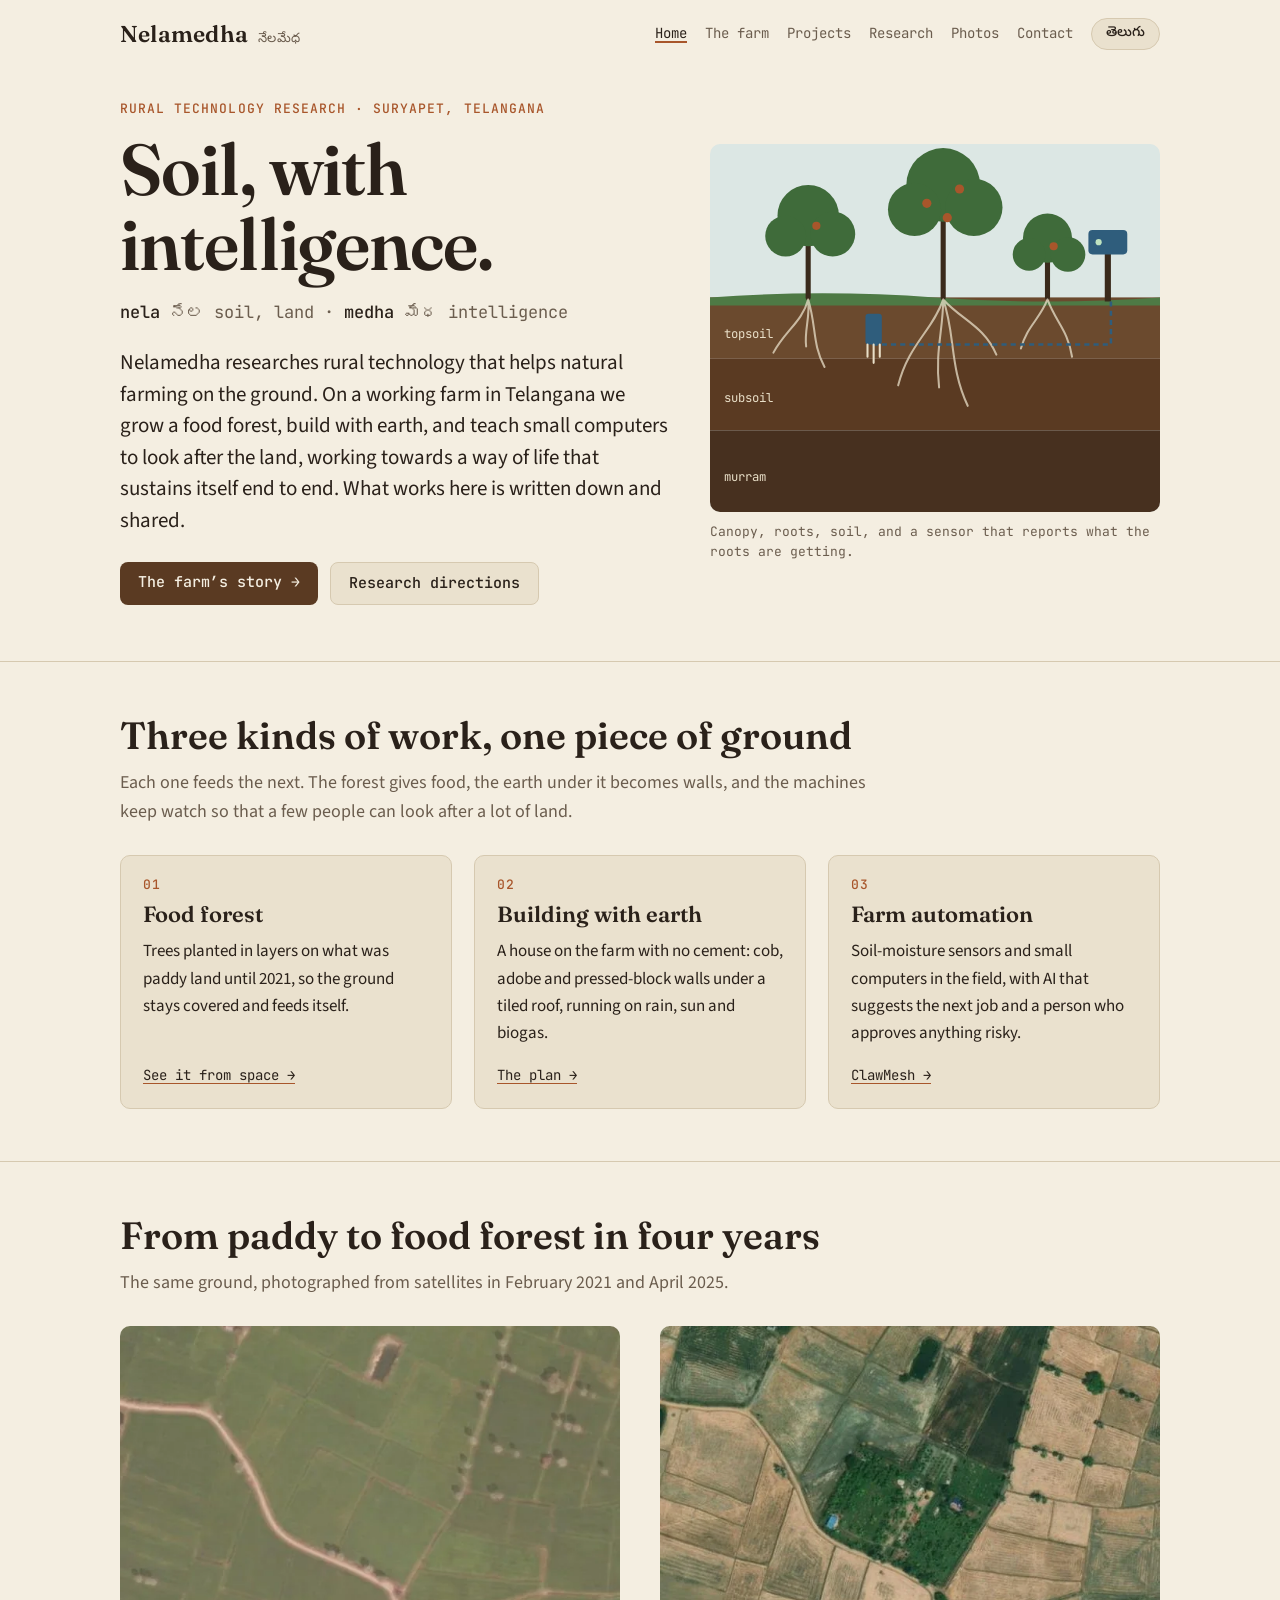
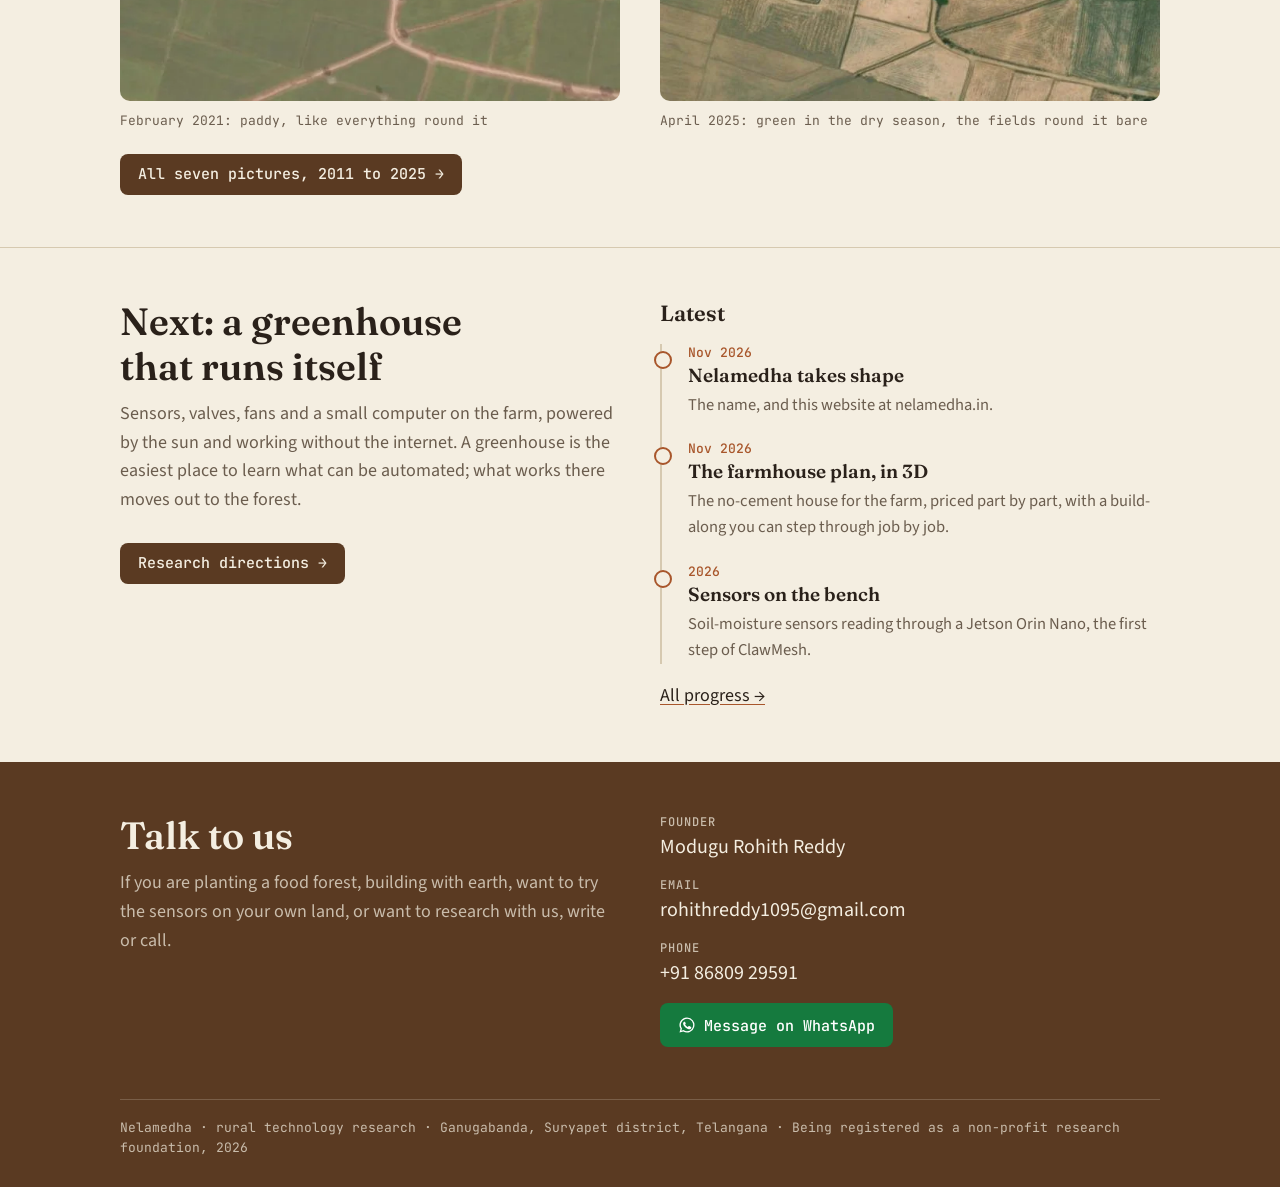
<file: index.html>
<!doctype html>
<html lang="en">
<head>
<meta charset="utf-8">
<meta name="viewport" content="width=device-width,initial-scale=1,viewport-fit=cover">
<title data-en="Nelamedha · soil, with intelligence" data-te="నేలమేధ · నేలతో, మేధతో">Nelamedha · soil, with intelligence</title>
<meta name="description" content="Nelamedha researches rural technology for natural farming and self-sustaining living: food forests, building with earth, and farm automation with small computers and AI, on a farm in Suryapet, Telangana.">
<meta property="og:title" content="Nelamedha · soil, with intelligence">
<meta property="og:description" content="Nelamedha researches rural technology for natural farming and self-sustaining living: food forests, building with earth, and farm automation with small computers and AI, on a farm in Suryapet, Telangana.">
<meta property="og:type" content="website">
<meta property="og:url" content="https://nelamedha.in/">
<link rel="canonical" href="https://nelamedha.in/">
<link rel="icon" href="data:image/svg+xml,%3Csvg xmlns='http://www.w3.org/2000/svg' viewBox='0 0 64 64'%3E%3Crect width='64' height='64' rx='14' fill='%235A3A22'/%3E%3Cpath d='M32 50V26M32 34c-9 0-13-6-13-13 9 0 13 6 13 13zm0-5c8 0 12-5 12-12-8 0-12 5-12 12z' fill='none' stroke='%23E9DFC8' stroke-width='4' stroke-linecap='round' stroke-linejoin='round'/%3E%3C/svg%3E">
<link rel="preconnect" href="https://fonts.googleapis.com"><link rel="preconnect" href="https://fonts.gstatic.com" crossorigin><link rel="stylesheet" href="https://fonts.googleapis.com/css2?family=Fraunces:opsz,wght@9..144,400;9..144,600&family=Source+Sans+3:wght@400;600&family=JetBrains+Mono:wght@400;500&family=Noto+Sans+Telugu:wght@400;600&family=Noto+Serif+Telugu:wght@600&display=swap">
<link rel="stylesheet" href="assets/site.css">
</head>
<body>
<a class="skip" href="#main"><span class="en">Skip to content</span><span class="te" lang="te">విషయానికి వెళ్ళండి</span></a>
<div class="wrap">
  <header class="top">
    <a class="mark" href="./">Nelamedha <small lang="te">నేలమేధ</small></a>
    <nav class="nav" aria-label="Main"><a href="./" aria-current=page><span class="en">Home</span><span class="te" lang="te">మొదటి పేజీ</span></a><a href="farm/"><span class="en">The farm</span><span class="te" lang="te">పొలం</span></a><a href="projects/"><span class="en">Projects</span><span class="te" lang="te">పనులు</span></a><a href="research/"><span class="en">Research</span><span class="te" lang="te">పరిశోధన</span></a><a href="gallery/"><span class="en">Photos</span><span class="te" lang="te">ఫోటోలు</span></a><a href="#contact"><span class="en">Contact</span><span class="te" lang="te">సంప్రదించండి</span></a><button class="lang" type="button" aria-label="తెలుగులో చదవండి"><span class="en">తెలుగు</span><span class="te" lang="te">English</span></button></nav>
  </header>
</div>
<main id="main">
<div class="wrap">
  <div class="hero">
    <div>
      <p class="en kicker">Rural technology research · Suryapet, Telangana</p><p class="te kicker" lang="te">గ్రామీణ సాంకేతిక పరిశోధన · సూర్యాపేట, తెలంగాణ</p>
      <h1 class="en">Soil, with intelligence.</h1><h1 class="te" lang="te">నేలతో, మేధతో.</h1>
      <p class="en gloss"><b>nela</b> నేల soil, land · <b>medha</b> మేధ intelligence</p><p class="te gloss" lang="te"><b>నేల</b> భూమి, మట్టి · <b>మేధ</b> తెలివి</p>
      <p class="en lede">Nelamedha researches rural technology that helps natural farming on the ground. On a working farm in Telangana we grow a food forest, build with earth, and teach small computers to look after the land, working towards a way of life that sustains itself end to end. What works here is written down and shared.</p><p class="te lede" lang="te">సహజ వ్యవసాయానికి నేల మీద నిజంగా ఉపయోగపడే గ్రామీణ సాంకేతికతపై నేలమేధ పరిశోధన చేస్తుంది. తెలంగాణలోని ఒక పని చేసే పొలంలో మేము ఆహార అడవిని పెంచుతున్నాం, మట్టితో ఇల్లు కడుతున్నాం, నేలను చూసుకునేలా చిన్న కంప్యూటర్లకు నేర్పిస్తున్నాం; మొదటి నుంచి చివరి వరకు తనను తాను నిలబెట్టుకునే జీవన విధానం వైపు. ఇక్కడ పనిచేసేది రాసి, అందరితో పంచుకుంటాం.</p>
      <p style="display:flex;flex-wrap:wrap;gap:12px;margin:26px 0 0"><a class="btn" href="farm/"><span class="en">The farm’s story →</span><span class="te" lang="te">పొలం కథ →</span></a><a class="btn" href="research/" style="background:var(--paper-2);color:var(--ink);border:1px solid var(--line)"><span class="en">Research directions</span><span class="te" lang="te">పరిశోధన దిశలు</span></a></p>
    </div>
    <figure class="fig"><svg viewBox="0 0 440 360" role="img" aria-labelledby="figt">
        <title id="figt">A cut through the ground: trees above, roots and soil layers below, and a small sensor in the soil sending a reading to a box on a post.</title>
        <rect width="440" height="360" fill="#DCE7E4"/>
        <rect y="150" width="440" height="60" fill="#6B4A2E"/>
        <rect y="210" width="440" height="70" fill="#5A3A22"/>
        <rect y="280" width="440" height="80" fill="#47301F"/>
        <path d="M0 150 Q110 142 220 150 T440 150 V158 H0Z" fill="#4E7A45"/>
        <g stroke="#3A2A1B" stroke-width="5" stroke-linecap="round" fill="none">
          <path d="M96 150V84"/><path d="M228 150V52"/><path d="M330 150V104"/>
        </g>
        <g fill="#3F6B3A">
          <circle cx="96" cy="70" r="30"/><circle cx="74" cy="90" r="20"/><circle cx="120" cy="88" r="22"/>
          <circle cx="228" cy="40" r="36"/><circle cx="200" cy="64" r="26"/><circle cx="258" cy="62" r="28"/>
          <circle cx="330" cy="92" r="24"/><circle cx="312" cy="108" r="16"/><circle cx="350" cy="108" r="17"/>
        </g>
        <g fill="#A8562B"><circle cx="212" cy="58" r="4.5"/><circle cx="244" cy="44" r="4.5"/><circle cx="232" cy="72" r="4.5"/><circle cx="104" cy="80" r="4"/><circle cx="336" cy="100" r="4"/></g>
        <g stroke="#E9DFC8" stroke-width="2" fill="none" stroke-linecap="round" opacity=".75">
          <path d="M96 152c-6 22-22 30-34 52M96 152c8 26 4 44 16 66M96 152c2 18-4 30-2 46"/>
          <path d="M228 152c-10 30-34 44-44 84M228 152c12 34 6 66 24 104M228 152c0 30-8 50-4 86M228 152c18 20 40 26 52 54"/>
          <path d="M330 152c-8 20-20 26-26 48M330 152c8 22 20 30 24 56"/>
        </g>
        <g>
          <rect x="386" y="96" width="6" height="58" fill="#3A2A1B"/>
          <rect x="370" y="84" width="38" height="24" rx="4" fill="#2F5D7C"/>
          <circle cx="380" cy="96" r="3" fill="#BFE3C0"/>
          <path d="M392 154V196H160V176" fill="none" stroke="#2F5D7C" stroke-width="2.5" stroke-dasharray="5 4"/>
          <rect x="152" y="166" width="16" height="30" rx="3" fill="#2F5D7C"/>
          <path d="M160 196v18M154 196v12M166 196v12" stroke="#E9DFC8" stroke-width="2" stroke-linecap="round"/>
        </g>
        <g font-family="JetBrains Mono,monospace" font-size="12" fill="#E9DFC8">
          <text x="14" y="190" class="en">topsoil</text><text x="14" y="190" class="te" style="font-family:Noto Sans Telugu,sans-serif">పై మట్టి</text><text x="14" y="252" class="en">subsoil</text><text x="14" y="252" class="te" style="font-family:Noto Sans Telugu,sans-serif">అడుగు మట్టి</text><text x="14" y="330" class="en">murram</text><text x="14" y="330" class="te" style="font-family:Noto Sans Telugu,sans-serif">మొరం</text>
        </g>
      </svg>
      <figcaption><span class="en">Canopy, roots, soil, and a sensor that reports what the roots are getting.</span><span class="te" lang="te">చెట్ల పందిరి, వేర్లు, నేల, వేర్లకు ఏమి అందుతుందో చెప్పే ఒక సెన్సర్.</span></figcaption>
    </figure>
  </div>
</div>
<section id="work"><div class="wrap">
  <h2 class="en">Three kinds of work, one piece of ground</h2><h2 class="te" lang="te">ఒకే నేలపై మూడు రకాల పని</h2>
  <p class="en sub">Each one feeds the next. The forest gives food, the earth under it becomes walls, and the machines keep watch so that a few people can look after a lot of land.</p><p class="te sub" lang="te">ఒకటి మరొకదానికి తోడ్పడుతుంది. అడవి ఆహారం ఇస్తుంది, దాని కింది మట్టి గోడలవుతుంది, కొద్దిమంది ఎక్కువ నేలను చూసుకోగలిగేలా యంత్రాలు కాపలా కాస్తాయి.</p>
  <div class="three">
    <article class="card"><span class="n">01</span><h3 class="en">Food forest</h3><h3 class="te" lang="te">ఆహార అడవి</h3><p class="en">Trees planted in layers on what was paddy land until 2021, so the ground stays covered and feeds itself.</p><p class="te" lang="te">2021 వరకు వరి పొలంగా ఉన్న నేలపై పొరలు పొరలుగా నాటిన చెట్లు. నేల ఎప్పుడూ కప్పి ఉంటుంది, తనను తాను పోషించుకుంటుంది.</p><p class="more"><a href="farm/"><span class="en">See it from space →</span><span class="te" lang="te">అంతరిక్షం నుంచి చూడండి →</span></a></p></article>
    <article class="card"><span class="n">02</span><h3 class="en">Building with earth</h3><h3 class="te" lang="te">మట్టితో నిర్మాణం</h3><p class="en">A house on the farm with no cement: cob, adobe and pressed-block walls under a tiled roof, running on rain, sun and biogas.</p><p class="te" lang="te">సిమెంటు లేని ఇల్లు: మట్టి ముద్దల గోడ, ఎండబెట్టిన మట్టి ఇటుకలు, ఒత్తిన మట్టి బ్లాకులు, పెంకుల పైకప్పు. వాన నీరు, సౌర శక్తి, బయోగ్యాస్‌తో నడుస్తుంది.</p><p class="more"><a href="projects/#house"><span class="en">The plan →</span><span class="te" lang="te">ప్రణాళిక →</span></a></p></article>
    <article class="card"><span class="n">03</span><h3 class="en">Farm automation</h3><h3 class="te" lang="te">పొలం ఆటోమేషన్</h3><p class="en">Soil-moisture sensors and small computers in the field, with AI that suggests the next job and a person who approves anything risky.</p><p class="te" lang="te">పొలంలో నేల తేమ సెన్సర్లు, చిన్న కంప్యూటర్లు. తదుపరి పని ఏమిటో AI సూచిస్తుంది; ప్రమాదం ఉన్న ఏ పనినైనా ఒక మనిషి ఆమోదిస్తారు.</p><p class="more"><a href="projects/#clawmesh"><span class="en">ClawMesh →</span><span class="te" lang="te">క్లామెష్ →</span></a></p></article>
  </div>
</div></section>
<section><div class="wrap">
  <h2 class="en">From paddy to food forest in four years</h2><h2 class="te" lang="te">నాలుగేళ్లలో వరి పొలం నుంచి ఆహార అడవి వరకు</h2>
  <p class="en sub">The same ground, photographed from satellites in February 2021 and April 2025.</p><p class="te sub" lang="te">ఒకే నేల, 2021 ఫిబ్రవరిలో, 2025 ఏప్రిల్‌లో ఉపగ్రహాల నుంచి తీసిన చిత్రాలు.</p>
  <div class="two">
    <figure class="fig"><img src="assets/img/sat/2021-02-06.webp" width="640" height="480" loading=lazy alt="The farm in February 2021: paddy" data-alt-en="The farm in February 2021: paddy" data-alt-te="2021 ఫిబ్రవరిలో పొలం: వరి"><figcaption><span class="en">February 2021: paddy, like everything round it</span><span class="te" lang="te">ఫిబ్రవరి 2021: చుట్టూ ఉన్నట్లే వరి</span></figcaption></figure>
    <figure class="fig"><img src="assets/img/sat/2025-04-29.webp" width="640" height="480" loading=lazy alt="The farm in April 2025: a food forest" data-alt-en="The farm in April 2025: a food forest" data-alt-te="2025 ఏప్రిల్‌లో పొలం: ఆహార అడవి"><figcaption><span class="en">April 2025: green in the dry season, the fields round it bare</span><span class="te" lang="te">ఏప్రిల్ 2025: వేసవిలోనూ పచ్చగా, చుట్టూ పొలాలు ఖాళీగా</span></figcaption></figure>
  </div>
  <p style="margin:24px 0 0"><a class="btn" href="farm/"><span class="en">All seven pictures, 2011 to 2025 →</span><span class="te" lang="te">2011 నుంచి 2025 వరకు ఏడు చిత్రాలు →</span></a></p>
</div></section>
<section><div class="wrap two">
  <div>
    <h2 class="en">Next: a greenhouse that runs itself</h2><h2 class="te" lang="te">తదుపరి: తనంతట తాను నడిచే గ్రీన్‌హౌస్</h2>
    <p class="en sub">Sensors, valves, fans and a small computer on the farm, powered by the sun and working without the internet. A greenhouse is the easiest place to learn what can be automated; what works there moves out to the forest.</p><p class="te sub" lang="te">సెన్సర్లు, వాల్వులు, ఫ్యాన్లు, ఒక చిన్న కంప్యూటర్, సౌర శక్తితో, ఇంటర్నెట్ లేకుండా పనిచేసేలా. ఏది ఆటోమేట్ చేయవచ్చో నేర్చుకోవడానికి గ్రీన్‌హౌస్ సులువైన చోటు; అక్కడ పనిచేసింది అడవిలోకి వెళ్తుంది.</p>
    <p><a class="btn" href="research/"><span class="en">Research directions →</span><span class="te" lang="te">పరిశోధన దిశలు →</span></a></p>
  </div>
  <div>
    <h3 class="en">Latest</h3><h3 class="te" lang="te">తాజా సమాచారం</h3>
    <div style="margin-top:16px"><ol class="log"><li><time><span class="en">Nov 2026</span><span class="te" lang="te">నవంబరు 2026</span></time><h3 class="en">Nelamedha takes shape</h3><h3 class="te" lang="te">నేలమేధ రూపుదిద్దుకుంది</h3><p class="en">The name, and this website at nelamedha.in.</p><p class="te" lang="te">పేరు, nelamedha.in లో ఈ వెబ్‌సైట్.</p></li><li><time><span class="en">Nov 2026</span><span class="te" lang="te">నవంబరు 2026</span></time><h3 class="en">The farmhouse plan, in 3D</h3><h3 class="te" lang="te">ఫాంహౌస్ ప్రణాళిక, 3Dలో</h3><p class="en">The no-cement house for the farm, priced part by part, with a build-along you can step through job by job.</p><p class="te" lang="te">సిమెంటు లేని ఫాంహౌస్ ప్రణాళిక, ప్రతి భాగం ధరతో, పని పని చొప్పున చూడగలిగే 3D నిర్మాణంతో.</p></li><li><time><span class="en">2026</span><span class="te" lang="te">2026</span></time><h3 class="en">Sensors on the bench</h3><h3 class="te" lang="te">బెంచ్‌పై సెన్సర్లు</h3><p class="en">Soil-moisture sensors reading through a Jetson Orin Nano, the first step of ClawMesh.</p><p class="te" lang="te">జెట్సన్ ఓరిన్ నానో ద్వారా నేల తేమ సెన్సర్ల రీడింగ్: క్లామెష్‌లో మొదటి అడుగు.</p></li></ol></div>
    <p style="margin:18px 0 0"><a href="projects/#progress"><span class="en">All progress →</span><span class="te" lang="te">మొత్తం పురోగతి →</span></a></p>
  </div>
</div></section>
</main>
<section class="contact" id="contact"><div class="wrap two">
  <div>
    <h2 class="en">Talk to us</h2><h2 class="te" lang="te">మాతో మాట్లాడండి</h2>
    <p class="en sub">If you are planting a food forest, building with earth, want to try the sensors on your own land, or want to research with us, write or call.</p><p class="te sub" lang="te">మీరు ఆహార అడవి నాటుతున్నా, మట్టితో ఇల్లు కడుతున్నా, మీ నేలపై సెన్సర్లు ప్రయత్నించాలనుకున్నా, లేదా మాతో కలిసి పరిశోధన చేయాలనుకున్నా, రాయండి లేదా ఫోన్ చేయండి.</p>
  </div>
  <dl>
    <div><dt><span class="en">Founder</span><span class="te" lang="te">వ్యవస్థాపకుడు</span></dt><dd class="plain"><span class="en">Modugu Rohith Reddy</span><span class="te" lang="te">మోదుగు రోహిత్ రెడ్డి</span></dd></div>
    <div><dt><span class="en">Email</span><span class="te" lang="te">ఈమెయిల్</span></dt><dd>rohithreddy1095@gmail.com</dd></div>
    <div><dt><span class="en">Phone</span><span class="te" lang="te">ఫోన్</span></dt><dd>+91 86809 29591</dd></div>
    <div><a class="btn wa en" href="https://wa.me/918680929591?text=Hello%2C%20I%20found%20Nelamedha%20at%20nelamedha.in%20and%20would%20like%20to%20know%20more." target="_blank" rel="noopener"><svg aria-hidden="true" viewBox="0 0 24 24" width="18" height="18" style="vertical-align:-3px;margin-right:8px"><path fill="currentColor" d="M12 2a10 10 0 0 0-8.6 15.1L2 22l5-1.3A10 10 0 1 0 12 2zm0 18.2a8.2 8.2 0 0 1-4.2-1.2l-.3-.2-3 .8.8-2.9-.2-.3A8.2 8.2 0 1 1 12 20.2zm4.5-6.1c-.2-.1-1.5-.7-1.7-.8s-.4-.1-.6.1-.7.8-.8 1-.3.2-.5.1a6.7 6.7 0 0 1-3.3-2.9c-.3-.4.2-.4.7-1.3.1-.2 0-.3 0-.4l-.8-1.8c-.2-.5-.4-.4-.6-.4h-.5a1 1 0 0 0-.7.3 3 3 0 0 0-.9 2.2 5.2 5.2 0 0 0 1.1 2.8 11.9 11.9 0 0 0 4.6 4c1.7.7 2.4.8 3.2.7a2.8 2.8 0 0 0 1.8-1.3 2.3 2.3 0 0 0 .2-1.3c-.1-.1-.3-.2-.5-.3z"/></svg>Message on WhatsApp</a><a class="btn wa te" lang="te" href="https://wa.me/918680929591?text=%E0%B0%A8%E0%B0%AE%E0%B0%B8%E0%B1%8D%E0%B0%A4%E0%B1%87%2C%20nelamedha.in%20%E0%B0%B2%E0%B1%8B%20%E0%B0%A8%E0%B1%87%E0%B0%B2%E0%B0%AE%E0%B1%87%E0%B0%A7%20%E0%B0%97%E0%B1%81%E0%B0%B0%E0%B0%BF%E0%B0%82%E0%B0%9A%E0%B0%BF%20%E0%B0%9A%E0%B1%82%E0%B0%B6%E0%B0%BE%E0%B0%A8%E0%B1%81.%20%E0%B0%AE%E0%B0%B0%E0%B0%BF%E0%B0%A8%E0%B1%8D%E0%B0%A8%E0%B0%BF%20%E0%B0%B5%E0%B0%BF%E0%B0%B5%E0%B0%B0%E0%B0%BE%E0%B0%B2%E0%B1%81%20%E0%B0%A4%E0%B1%86%E0%B0%B2%E0%B1%81%E0%B0%B8%E0%B1%81%E0%B0%95%E0%B1%8B%E0%B0%B5%E0%B0%BE%E0%B0%B2%E0%B0%A8%E0%B1%81%E0%B0%95%E0%B1%81%E0%B0%82%E0%B0%9F%E0%B1%81%E0%B0%A8%E0%B1%8D%E0%B0%A8%E0%B0%BE%E0%B0%A8%E0%B1%81." target="_blank" rel="noopener"><svg aria-hidden="true" viewBox="0 0 24 24" width="18" height="18" style="vertical-align:-3px;margin-right:8px"><path fill="currentColor" d="M12 2a10 10 0 0 0-8.6 15.1L2 22l5-1.3A10 10 0 1 0 12 2zm0 18.2a8.2 8.2 0 0 1-4.2-1.2l-.3-.2-3 .8.8-2.9-.2-.3A8.2 8.2 0 1 1 12 20.2zm4.5-6.1c-.2-.1-1.5-.7-1.7-.8s-.4-.1-.6.1-.7.8-.8 1-.3.2-.5.1a6.7 6.7 0 0 1-3.3-2.9c-.3-.4.2-.4.7-1.3.1-.2 0-.3 0-.4l-.8-1.8c-.2-.5-.4-.4-.6-.4h-.5a1 1 0 0 0-.7.3 3 3 0 0 0-.9 2.2 5.2 5.2 0 0 0 1.1 2.8 11.9 11.9 0 0 0 4.6 4c1.7.7 2.4.8 3.2.7a2.8 2.8 0 0 0 1.8-1.3 2.3 2.3 0 0 0 .2-1.3c-.1-.1-.3-.2-.5-.3z"/></svg>వాట్సాప్‌లో మెసేజ్ చేయండి</a></div>
  </dl>
</div></section>
<footer><div class="wrap"><p><span class="en">Nelamedha · rural technology research · Ganugabanda, Suryapet district, Telangana · Being registered as a non-profit research foundation, 2026</span><span class="te" lang="te">నేలమేధ · గ్రామీణ సాంకేతిక పరిశోధన · గానుగబండ, సూర్యాపేట జిల్లా, తెలంగాణ · లాభాపేక్ష లేని పరిశోధన సంస్థగా నమోదవుతోంది, 2026</span></p></div></footer>
<script src="assets/site.js"></script>
</body>
</html>
</file>
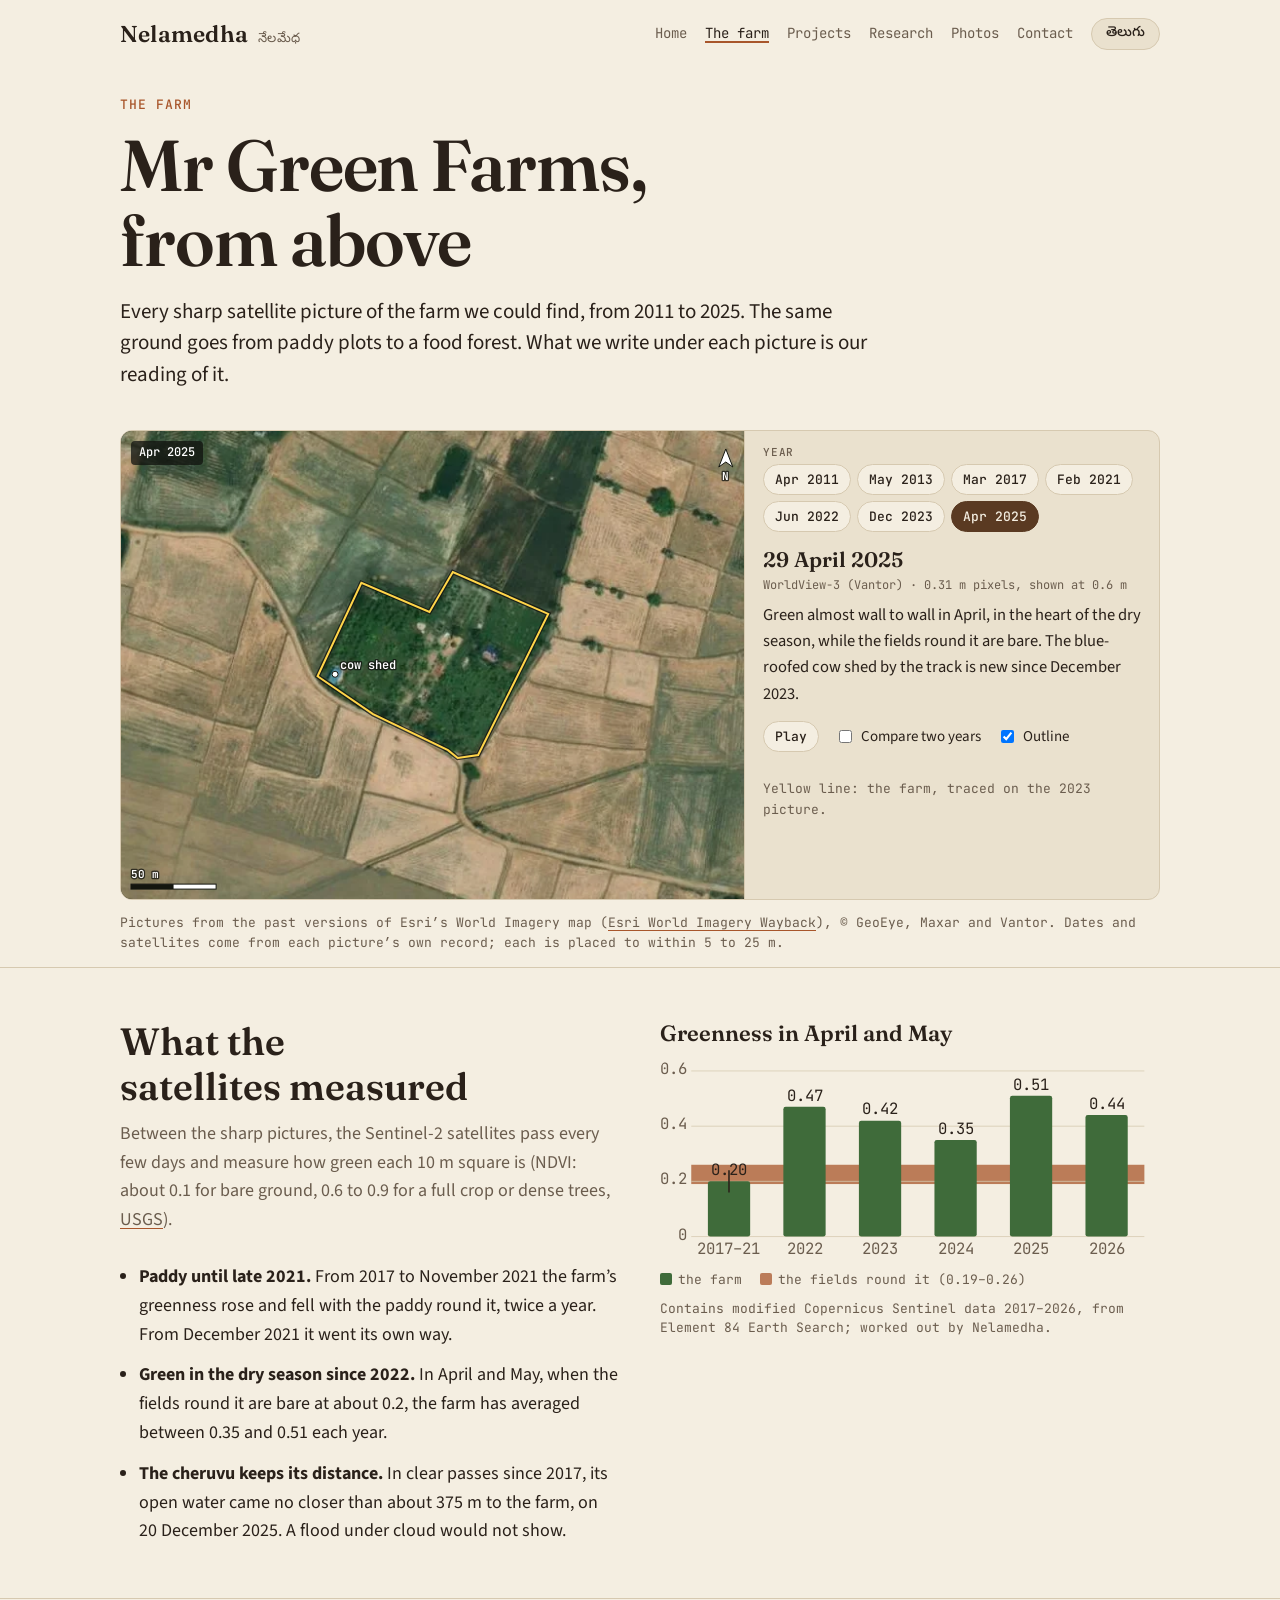
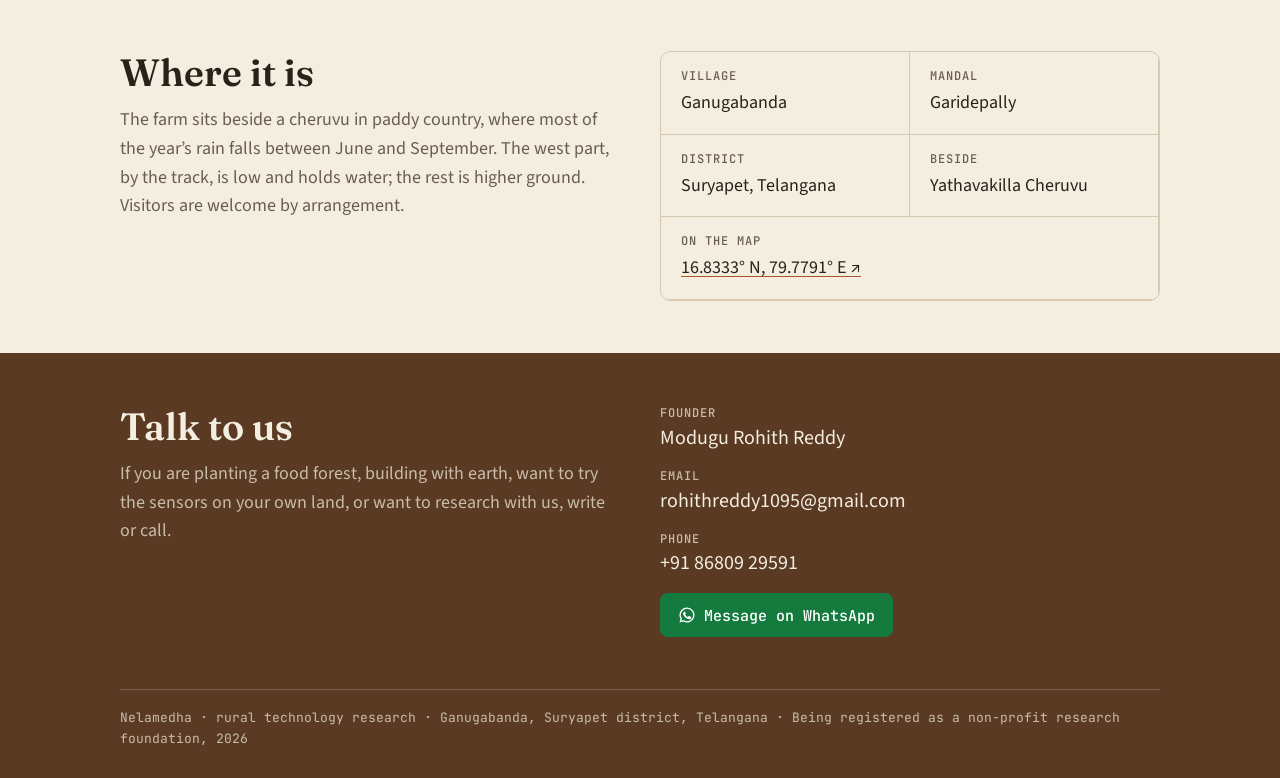
<file: farm/index.html>
<!doctype html>
<html lang="en">
<head>
<meta charset="utf-8">
<meta name="viewport" content="width=device-width,initial-scale=1,viewport-fit=cover">
<title data-en="The farm · Nelamedha" data-te="పొలం · నేలమేధ">The farm · Nelamedha</title>
<meta name="description" content="Mr Green Farms from above: every sharp satellite picture from 2011 to 2025, from paddy plots to a food forest.">
<meta property="og:title" content="The farm · Nelamedha">
<meta property="og:description" content="Mr Green Farms from above: every sharp satellite picture from 2011 to 2025, from paddy plots to a food forest.">
<meta property="og:type" content="website">
<meta property="og:url" content="https://nelamedha.in/farm/">
<link rel="canonical" href="https://nelamedha.in/farm/">
<link rel="icon" href="data:image/svg+xml,%3Csvg xmlns='http://www.w3.org/2000/svg' viewBox='0 0 64 64'%3E%3Crect width='64' height='64' rx='14' fill='%235A3A22'/%3E%3Cpath d='M32 50V26M32 34c-9 0-13-6-13-13 9 0 13 6 13 13zm0-5c8 0 12-5 12-12-8 0-12 5-12 12z' fill='none' stroke='%23E9DFC8' stroke-width='4' stroke-linecap='round' stroke-linejoin='round'/%3E%3C/svg%3E">
<link rel="preconnect" href="https://fonts.googleapis.com"><link rel="preconnect" href="https://fonts.gstatic.com" crossorigin><link rel="stylesheet" href="https://fonts.googleapis.com/css2?family=Fraunces:opsz,wght@9..144,400;9..144,600&family=Source+Sans+3:wght@400;600&family=JetBrains+Mono:wght@400;500&family=Noto+Sans+Telugu:wght@400;600&family=Noto+Serif+Telugu:wght@600&display=swap">
<link rel="stylesheet" href="../assets/site.css">
</head>
<body>
<a class="skip" href="#main"><span class="en">Skip to content</span><span class="te" lang="te">విషయానికి వెళ్ళండి</span></a>
<div class="wrap">
  <header class="top">
    <a class="mark" href=".././">Nelamedha <small lang="te">నేలమేధ</small></a>
    <nav class="nav" aria-label="Main"><a href=".././"><span class="en">Home</span><span class="te" lang="te">మొదటి పేజీ</span></a><a href="../farm/" aria-current=page><span class="en">The farm</span><span class="te" lang="te">పొలం</span></a><a href="../projects/"><span class="en">Projects</span><span class="te" lang="te">పనులు</span></a><a href="../research/"><span class="en">Research</span><span class="te" lang="te">పరిశోధన</span></a><a href="../gallery/"><span class="en">Photos</span><span class="te" lang="te">ఫోటోలు</span></a><a href="#contact"><span class="en">Contact</span><span class="te" lang="te">సంప్రదించండి</span></a><button class="lang" type="button" aria-label="తెలుగులో చదవండి"><span class="en">తెలుగు</span><span class="te" lang="te">English</span></button></nav>
  </header>
</div>
<main id="main">
<div class="wrap">
  <div class="page-head">
    <p class="en kicker">The farm</p><p class="te kicker" lang="te">పొలం</p>
    <h1 class="en">Mr Green Farms, from above</h1><h1 class="te" lang="te">మిస్టర్ గ్రీన్ ఫార్మ్స్, పైనుంచి</h1>
    <p class="en lede">Every sharp satellite picture of the farm we could find, from 2011 to 2025. The same ground goes from paddy plots to a food forest. What we write under each picture is our reading of it.</p><p class="te lede" lang="te">2011 నుంచి 2025 వరకు మాకు దొరికిన పొలం స్పష్టమైన ఉపగ్రహ చిత్రాలన్నీ ఇక్కడ ఉన్నాయి. అదే నేల వరి మడుల నుంచి ఆహార అడవిగా మారింది. ప్రతి చిత్రం కింద రాసింది మేము దాన్ని చదివిన తీరు.</p>
  </div>
  <div class="sat" id="sat">
    <script type="application/json">{"base": "../assets/img/sat/", "w": 640, "h": 480, "mpp": 0.5716, "farm": [[202, 252], [247, 156], [317, 186], [341, 145], [439, 188], [367, 333], [346, 336], [336, 328], [259, 291]], "marks": [{"x": 220, "y": 250, "en": "cow shed", "te": "పశువుల పాక"}], "pics": [{"d": "2011-04-01", "f": "2011-04-01.webp", "meta": {"en": "IKONOS (GeoEye) · 1 m pixels, shown at 1.1 m", "te": "IKONOS (GeoEye) · 1 మీ. పిక్సెల్స్, 1.1 మీ.గా చూపబడింది"}, "note": {"en": "Paddy, just after the rabi harvest: the plots are pale stubble in the April sun. A row of trees already lines the track.", "te": "రబీ కోతలు అయిన వెంటనే వరి మడులు: ఏప్రిల్ ఎండలో మోళ్లు తెల్లగా కనిపిస్తున్నాయి. దారి వెంబడి చెట్ల వరుస అప్పటికే ఉంది."}}, {"d": "2013-05-16", "f": "2013-05-16.webp", "meta": {"en": "WorldView-2 (Maxar) · 0.5 m pixels, shown at 0.6 m", "te": "WorldView-2 (Maxar) · 0.5 మీ. పిక్సెల్స్, 0.6 మీ.గా చూపబడింది"}, "note": {"en": "The same plots in May, darker than the bare fields round them: still damp, or carrying a summer crop. The banks between the plots run where the farm’s edges are today.", "te": "మే నెలలో అవే మడులు, చుట్టూ ఉన్న ఖాళీ పొలాల కంటే ముదురుగా: ఇంకా తడిగా ఉన్నాయి, లేదా వేసవి పంట ఉంది. మడుల మధ్య గట్లు ఈరోజు పొలం హద్దులు ఉన్న చోటే ఉన్నాయి."}}, {"d": "2017-03-10", "f": "2017-03-10.webp", "meta": {"en": "WorldView-2 (Maxar) · 0.5 m pixels, shown at 1.1 m", "te": "WorldView-2 (Maxar) · 0.5 మీ. పిక్సెల్స్, 1.1 మీ.గా చూపబడింది"}, "note": {"en": "Rabi paddy, green from edge to edge. The land is still paddy, like everything round it.", "te": "రబీ వరి, ఈ చివర నుంచి ఆ చివర వరకు పచ్చగా. చుట్టూ ఉన్నట్లే ఈ నేల కూడా ఇంకా వరి పొలమే."}}, {"d": "2021-02-06", "f": "2021-02-06.webp", "meta": {"en": "WorldView-2 (Maxar) · 0.5 m pixels, shown at 0.6 m", "te": "WorldView-2 (Maxar) · 0.5 మీ. పిక్సెల్స్, 0.6 మీ.గా చూపబడింది"}, "note": {"en": "Still paddy in February 2021, the last sharp picture before the change. Sentinel-2 dates the change to after the harvest of late 2021.", "te": "2021 ఫిబ్రవరిలోనూ వరి పొలమే. మార్పుకు ముందు చివరి స్పష్టమైన చిత్రం ఇది. 2021 చివర్లో కోతల తర్వాత మార్పు మొదలైందని సెంటినెల్-2 చూపిస్తుంది."}}, {"d": "2022-06-07", "f": "2022-06-07.webp", "meta": {"en": "WorldView-2 (Maxar) · 0.5 m pixels, shown at 0.6 m", "te": "WorldView-2 (Maxar) · 0.5 మీ. పిక్సెల్స్, 0.6 మీ.గా చూపబడింది"}, "note": {"en": "The change has happened: the west part is a dark green block with rows of young plants, and east of a path across the middle, saplings stand in rows on bare ground.", "te": "మార్పు జరిగిపోయింది: పడమటి భాగం లేత మొక్కల వరుసలతో ముదురు పచ్చగా ఉంది; మధ్యలో ఉన్న దారికి తూర్పున, ఖాళీ నేలపై మొక్కలు వరుసలుగా నిలిచాయి."}}, {"d": "2023-12-22", "f": "2023-12-22.webp", "meta": {"en": "WorldView-2 (Maxar) · 0.5 m pixels, shown at 0.6 m", "te": "WorldView-2 (Maxar) · 0.5 మీ. పిక్సెల్స్, 0.6 మీ.గా చూపబడింది"}, "note": {"en": "An orchard in rows over the whole farm. Most of the west part is bare red-brown earth, freshly worked, and a building stands with a red roof.", "te": "పొలమంతా వరుసల్లో తోట. పడమటి భాగంలో ఎక్కువ భాగం కొత్తగా దున్నిన ఎర్రటి నేల; ఎర్ర పైకప్పుతో ఒక కట్టడం నిలిచింది."}}, {"d": "2025-04-29", "f": "2025-04-29.webp", "meta": {"en": "WorldView-3 (Vantor) · 0.31 m pixels, shown at 0.6 m", "te": "WorldView-3 (Vantor) · 0.31 మీ. పిక్సెల్స్, 0.6 మీ.గా చూపబడింది"}, "note": {"en": "Green almost wall to wall in April, in the heart of the dry season, while the fields round it are bare. The blue-roofed cow shed by the track is new since December 2023.", "te": "వేసవి మధ్యలో ఏప్రిల్‌లోనూ దాదాపు పొలమంతా పచ్చగా ఉంది, చుట్టూ పొలాలు ఖాళీగా ఉన్నా. దారి పక్కన నీలి పైకప్పు పశువుల పాక 2023 డిసెంబరు తర్వాత వచ్చింది."}}]}</script>
    <div class="sat-view">
      <img class="sat-a" alt="" width="640" height="480"><img class="sat-b" alt="" hidden width="640" height="480"><img class="sat-fade" alt="" aria-hidden="true" width="640" height="480">
      <svg viewBox="0 0 640 480" preserveAspectRatio="none" aria-hidden="true"></svg>
      <div class="sat-split" hidden><button class="sat-knob" type="button" aria-label="Move the line between the two years (arrow keys)">⇆</button></div>
      <div class="stamp"></div><div class="stamp r" hidden></div>
    </div>
    <div class="sat-side">
      <div class="rowL"><p class="row-l"></p><div class="chips"></div></div>
      <div class="rowR" hidden><p class="row-l"><span class="en">Right</span><span class="te" lang="te">కుడి</span></p><div class="chips"></div></div>
      <div class="note" aria-live="polite"></div>
      <div class="tools"><button class="chip play" type="button" aria-pressed="false"><span class="en">Play</span><span class="te" lang="te">ఆడించు</span></button>
        <label><input type="checkbox" id="sat-cmp"> <span class="en">Compare two years</span><span class="te" lang="te">రెండు సంవత్సరాలు పోల్చండి</span></label>
        <label><input type="checkbox" id="sat-marks" checked> <span class="en">Outline</span><span class="te" lang="te">హద్దు</span></label></div>
      <p class="en fine">Yellow line: the farm, traced on the 2023 picture.</p><p class="te fine" lang="te">పసుపు గీత: 2023 చిత్రంపై గీసిన పొలం హద్దు.</p>
    </div>
  </div>
  <p class="en fine">Pictures from the past versions of Esri’s World Imagery map (<a href="https://livingatlas.arcgis.com/wayback/">Esri World Imagery Wayback</a>), © GeoEye, Maxar and Vantor. Dates and satellites come from each picture’s own record; each is placed to within 5 to 25 m.</p><p class="te fine" lang="te">ఎస్రీ వరల్డ్ ఇమేజరీ మ్యాప్ పాత వెర్షన్ల నుంచి చిత్రాలు (<a href="https://livingatlas.arcgis.com/wayback/">Esri World Imagery Wayback</a>), © GeoEye, Maxar, Vantor. తేదీలు, ఉపగ్రహాలు ప్రతి చిత్రం రికార్డు నుంచి; ప్రతి చిత్రం 5 నుంచి 25 మీటర్ల లోపు ఖచ్చితత్వంతో ఉంటుంది.</p>
</div>
<section><div class="wrap two">
  <div>
    <h2 class="en">What the satellites measured</h2><h2 class="te" lang="te">ఉపగ్రహాలు కొలిచింది</h2>
    <p class="en sub">Between the sharp pictures, the Sentinel-2 satellites pass every few days and measure how green each 10 m square is (NDVI: about 0.1 for bare ground, 0.6 to 0.9 for a full crop or dense trees, <a href="https://usgs.gov/land-resources/eros/phenology/science/ndvi-foundation-remote-sensing-phenology">USGS</a>).</p><p class="te sub" lang="te">స్పష్టమైన చిత్రాల మధ్య కాలంలో సెంటినెల్-2 ఉపగ్రహాలు కొన్ని రోజులకోసారి వెళ్తూ, ప్రతి 10 మీటర్ల చతురస్రం ఎంత పచ్చగా ఉందో కొలుస్తాయి (NDVI: ఖాళీ నేలకు సుమారు 0.1, నిండు పంట లేదా దట్టమైన చెట్లకు 0.6 నుంచి 0.9, <a href="https://usgs.gov/land-resources/eros/phenology/science/ndvi-foundation-remote-sensing-phenology">USGS</a>).</p>
    <ul style="display:grid;gap:12px;padding-left:1.2rem;margin:0">
      <li class="en"><b>Paddy until late 2021.</b> From 2017 to November 2021 the farm’s greenness rose and fell with the paddy round it, twice a year. From December 2021 it went its own way.</li><li class="te" lang="te"><b>2021 చివరి వరకు వరి.</b> 2017 నుంచి 2021 నవంబరు వరకు పొలం పచ్చదనం చుట్టూ ఉన్న వరితో పాటే ఏడాదికి రెండుసార్లు పెరిగి తగ్గింది. 2021 డిసెంబరు నుంచి అది తన దారిన తాను వెళ్ళింది.</li>
      <li class="en"><b>Green in the dry season since 2022.</b> In April and May, when the fields round it are bare at about 0.2, the farm has averaged between 0.35 and 0.51 each year.</li><li class="te" lang="te"><b>2022 నుంచి వేసవిలోనూ పచ్చగా.</b> ఏప్రిల్, మే నెలల్లో చుట్టూ పొలాలు సుమారు 0.2 వద్ద ఖాళీగా ఉన్నప్పుడు, పొలం ప్రతి ఏడాది సగటున 0.35 నుంచి 0.51 మధ్య ఉంది.</li>
      <li class="en"><b>The cheruvu keeps its distance.</b> In clear passes since 2017, its open water came no closer than about 375 m to the farm, on 20 December 2025. A flood under cloud would not show.</li><li class="te" lang="te"><b>చెరువు దూరంగానే ఉంది.</b> 2017 నుంచి మబ్బులు లేని చిత్రాల్లో, చెరువు నీరు పొలానికి సుమారు 375 మీటర్ల కంటే దగ్గరగా రాలేదు (20 డిసెంబరు 2025న). మబ్బుల కింద వచ్చిన వరద కనిపించదు.</li>
    </ul>
  </div>
  <figure class="fig chart">
    <h3 class="en">Greenness in April and May</h3><h3 class="te" lang="te">ఏప్రిల్, మే నెలల్లో పచ్చదనం</h3>
    <div style="margin-top:12px"><svg viewBox="0 0 640 260" role="img" aria-label="Average greenness in April and May. 2017 to 2021: about 0.2, the same as the fields round it. Then 0.47, 0.42, 0.35, 0.51 and 0.44 from 2022 to 2026, while the fields stay near 0.2."><rect x="40" y="134.1" width="580" height="24.7" class="bar-field"/><line class="axis" x1="40" x2="620" y1="226.0" y2="226.0"/><text x="34" y="230.0" text-anchor="end">0</text><line class="axis" x1="40" x2="620" y1="155.3" y2="155.3"/><text x="34" y="159.3" text-anchor="end">0.2</text><line class="axis" x1="40" x2="620" y1="84.7" y2="84.7"/><text x="34" y="88.7" text-anchor="end">0.4</text><line class="axis" x1="40" x2="620" y1="14.0" y2="14.0"/><text x="34" y="18.0" text-anchor="end">0.6</text><rect x="61.3" y="155.3" width="54.1" height="70.7" rx="3" class="bar-farm"/><line x1="88.3" x2="88.3" y1="141.2" y2="169.5" style="stroke:var(--ink);stroke-width:2"/><text x="88.3" y="147.3" text-anchor="middle" style="fill:var(--ink)">0.20</text><text x="88.3" y="248" text-anchor="middle">2017–21</text><rect x="157.9" y="59.9" width="54.1" height="166.1" rx="3" class="bar-farm"/><text x="185.0" y="51.9" text-anchor="middle" style="fill:var(--ink)">0.47</text><text x="185.0" y="248" text-anchor="middle">2022</text><rect x="254.6" y="77.6" width="54.1" height="148.4" rx="3" class="bar-farm"/><text x="281.7" y="69.6" text-anchor="middle" style="fill:var(--ink)">0.42</text><text x="281.7" y="248" text-anchor="middle">2023</text><rect x="351.3" y="102.3" width="54.1" height="123.7" rx="3" class="bar-farm"/><text x="378.3" y="94.3" text-anchor="middle" style="fill:var(--ink)">0.35</text><text x="378.3" y="248" text-anchor="middle">2024</text><rect x="447.9" y="45.8" width="54.1" height="180.2" rx="3" class="bar-farm"/><text x="475.0" y="37.8" text-anchor="middle" style="fill:var(--ink)">0.51</text><text x="475.0" y="248" text-anchor="middle">2025</text><rect x="544.6" y="70.5" width="54.1" height="155.5" rx="3" class="bar-farm"/><text x="571.7" y="62.5" text-anchor="middle" style="fill:var(--ink)">0.44</text><text x="571.7" y="248" text-anchor="middle">2026</text></svg></div>
    <div class="key"><span><i style="background:var(--leaf)"></i><span class="en">the farm</span><span class="te" lang="te">పొలం</span></span><span><i style="background:var(--clay);opacity:.75"></i><span class="en">the fields round it (0.19–0.26)</span><span class="te" lang="te">చుట్టూ పొలాలు (0.19–0.26)</span></span></div>
    <figcaption><span class="en">Contains modified Copernicus Sentinel data 2017–2026, from Element 84 Earth Search; worked out by Nelamedha.</span><span class="te" lang="te">మార్చిన కోపర్నికస్ సెంటినెల్ డేటా 2017–2026, Element 84 Earth Search నుంచి; లెక్కలు నేలమేధ చేసినవి.</span></figcaption>
  </figure>
</div></section>
<section><div class="wrap two">
  <div>
    <h2 class="en">Where it is</h2><h2 class="te" lang="te">ఎక్కడ ఉంది</h2>
    <p class="en sub">The farm sits beside a cheruvu in paddy country, where most of the year’s rain falls between June and September. The west part, by the track, is low and holds water; the rest is higher ground. Visitors are welcome by arrangement.</p><p class="te sub" lang="te">పొలం వరి పండే ప్రాంతంలో ఒక చెరువు పక్కన ఉంది; ఇక్కడ ఏడాది వర్షంలో ఎక్కువ భాగం జూన్ నుంచి సెప్టెంబరు మధ్య పడుతుంది. దారి పక్కన ఉన్న పడమటి భాగం పల్లంగా ఉండి నీరు నిలుస్తుంది; మిగతాది ఎత్తైన నేల. ముందుగా చెప్పి రావాలనుకునేవారికి స్వాగతం.</p>
  </div>
  <dl class="facts">
    <div><dt><span class="en">Village</span><span class="te" lang="te">గ్రామం</span></dt><dd><span class="en">Ganugabanda</span><span class="te" lang="te">గానుగబండ</span></dd></div>
    <div><dt><span class="en">Mandal</span><span class="te" lang="te">మండలం</span></dt><dd><span class="en">Garidepally</span><span class="te" lang="te">గరిడేపల్లి</span></dd></div>
    <div><dt><span class="en">District</span><span class="te" lang="te">జిల్లా</span></dt><dd><span class="en">Suryapet, Telangana</span><span class="te" lang="te">సూర్యాపేట, తెలంగాణ</span></dd></div>
    <div><dt><span class="en">Beside</span><span class="te" lang="te">పక్కన</span></dt><dd><span class="en">Yathavakilla Cheruvu</span><span class="te" lang="te">యతవకిళ్ల చెరువు</span></dd></div>
    <div style="grid-column:1/-1"><dt><span class="en">On the map</span><span class="te" lang="te">మ్యాప్‌లో</span></dt><dd><a href="https://www.openstreetmap.org/?mlat=16.83333&amp;mlon=79.77910#map=16/16.83333/79.77910">16.8333° N, 79.7791° E ↗</a></dd></div>
  </dl>
</div></section>
</main>
<section class="contact" id="contact"><div class="wrap two">
  <div>
    <h2 class="en">Talk to us</h2><h2 class="te" lang="te">మాతో మాట్లాడండి</h2>
    <p class="en sub">If you are planting a food forest, building with earth, want to try the sensors on your own land, or want to research with us, write or call.</p><p class="te sub" lang="te">మీరు ఆహార అడవి నాటుతున్నా, మట్టితో ఇల్లు కడుతున్నా, మీ నేలపై సెన్సర్లు ప్రయత్నించాలనుకున్నా, లేదా మాతో కలిసి పరిశోధన చేయాలనుకున్నా, రాయండి లేదా ఫోన్ చేయండి.</p>
  </div>
  <dl>
    <div><dt><span class="en">Founder</span><span class="te" lang="te">వ్యవస్థాపకుడు</span></dt><dd class="plain"><span class="en">Modugu Rohith Reddy</span><span class="te" lang="te">మోదుగు రోహిత్ రెడ్డి</span></dd></div>
    <div><dt><span class="en">Email</span><span class="te" lang="te">ఈమెయిల్</span></dt><dd>rohithreddy1095@gmail.com</dd></div>
    <div><dt><span class="en">Phone</span><span class="te" lang="te">ఫోన్</span></dt><dd>+91 86809 29591</dd></div>
    <div><a class="btn wa en" href="https://wa.me/918680929591?text=Hello%2C%20I%20found%20Nelamedha%20at%20nelamedha.in%20and%20would%20like%20to%20know%20more." target="_blank" rel="noopener"><svg aria-hidden="true" viewBox="0 0 24 24" width="18" height="18" style="vertical-align:-3px;margin-right:8px"><path fill="currentColor" d="M12 2a10 10 0 0 0-8.6 15.1L2 22l5-1.3A10 10 0 1 0 12 2zm0 18.2a8.2 8.2 0 0 1-4.2-1.2l-.3-.2-3 .8.8-2.9-.2-.3A8.2 8.2 0 1 1 12 20.2zm4.5-6.1c-.2-.1-1.5-.7-1.7-.8s-.4-.1-.6.1-.7.8-.8 1-.3.2-.5.1a6.7 6.7 0 0 1-3.3-2.9c-.3-.4.2-.4.7-1.3.1-.2 0-.3 0-.4l-.8-1.8c-.2-.5-.4-.4-.6-.4h-.5a1 1 0 0 0-.7.3 3 3 0 0 0-.9 2.2 5.2 5.2 0 0 0 1.1 2.8 11.9 11.9 0 0 0 4.6 4c1.7.7 2.4.8 3.2.7a2.8 2.8 0 0 0 1.8-1.3 2.3 2.3 0 0 0 .2-1.3c-.1-.1-.3-.2-.5-.3z"/></svg>Message on WhatsApp</a><a class="btn wa te" lang="te" href="https://wa.me/918680929591?text=%E0%B0%A8%E0%B0%AE%E0%B0%B8%E0%B1%8D%E0%B0%A4%E0%B1%87%2C%20nelamedha.in%20%E0%B0%B2%E0%B1%8B%20%E0%B0%A8%E0%B1%87%E0%B0%B2%E0%B0%AE%E0%B1%87%E0%B0%A7%20%E0%B0%97%E0%B1%81%E0%B0%B0%E0%B0%BF%E0%B0%82%E0%B0%9A%E0%B0%BF%20%E0%B0%9A%E0%B1%82%E0%B0%B6%E0%B0%BE%E0%B0%A8%E0%B1%81.%20%E0%B0%AE%E0%B0%B0%E0%B0%BF%E0%B0%A8%E0%B1%8D%E0%B0%A8%E0%B0%BF%20%E0%B0%B5%E0%B0%BF%E0%B0%B5%E0%B0%B0%E0%B0%BE%E0%B0%B2%E0%B1%81%20%E0%B0%A4%E0%B1%86%E0%B0%B2%E0%B1%81%E0%B0%B8%E0%B1%81%E0%B0%95%E0%B1%8B%E0%B0%B5%E0%B0%BE%E0%B0%B2%E0%B0%A8%E0%B1%81%E0%B0%95%E0%B1%81%E0%B0%82%E0%B0%9F%E0%B1%81%E0%B0%A8%E0%B1%8D%E0%B0%A8%E0%B0%BE%E0%B0%A8%E0%B1%81." target="_blank" rel="noopener"><svg aria-hidden="true" viewBox="0 0 24 24" width="18" height="18" style="vertical-align:-3px;margin-right:8px"><path fill="currentColor" d="M12 2a10 10 0 0 0-8.6 15.1L2 22l5-1.3A10 10 0 1 0 12 2zm0 18.2a8.2 8.2 0 0 1-4.2-1.2l-.3-.2-3 .8.8-2.9-.2-.3A8.2 8.2 0 1 1 12 20.2zm4.5-6.1c-.2-.1-1.5-.7-1.7-.8s-.4-.1-.6.1-.7.8-.8 1-.3.2-.5.1a6.7 6.7 0 0 1-3.3-2.9c-.3-.4.2-.4.7-1.3.1-.2 0-.3 0-.4l-.8-1.8c-.2-.5-.4-.4-.6-.4h-.5a1 1 0 0 0-.7.3 3 3 0 0 0-.9 2.2 5.2 5.2 0 0 0 1.1 2.8 11.9 11.9 0 0 0 4.6 4c1.7.7 2.4.8 3.2.7a2.8 2.8 0 0 0 1.8-1.3 2.3 2.3 0 0 0 .2-1.3c-.1-.1-.3-.2-.5-.3z"/></svg>వాట్సాప్‌లో మెసేజ్ చేయండి</a></div>
  </dl>
</div></section>
<footer><div class="wrap"><p><span class="en">Nelamedha · rural technology research · Ganugabanda, Suryapet district, Telangana · Being registered as a non-profit research foundation, 2026</span><span class="te" lang="te">నేలమేధ · గ్రామీణ సాంకేతిక పరిశోధన · గానుగబండ, సూర్యాపేట జిల్లా, తెలంగాణ · లాభాపేక్ష లేని పరిశోధన సంస్థగా నమోదవుతోంది, 2026</span></p></div></footer>
<script src="../assets/site.js"></script>
<script>nmSat("sat")</script>
</body>
</html>
</file>
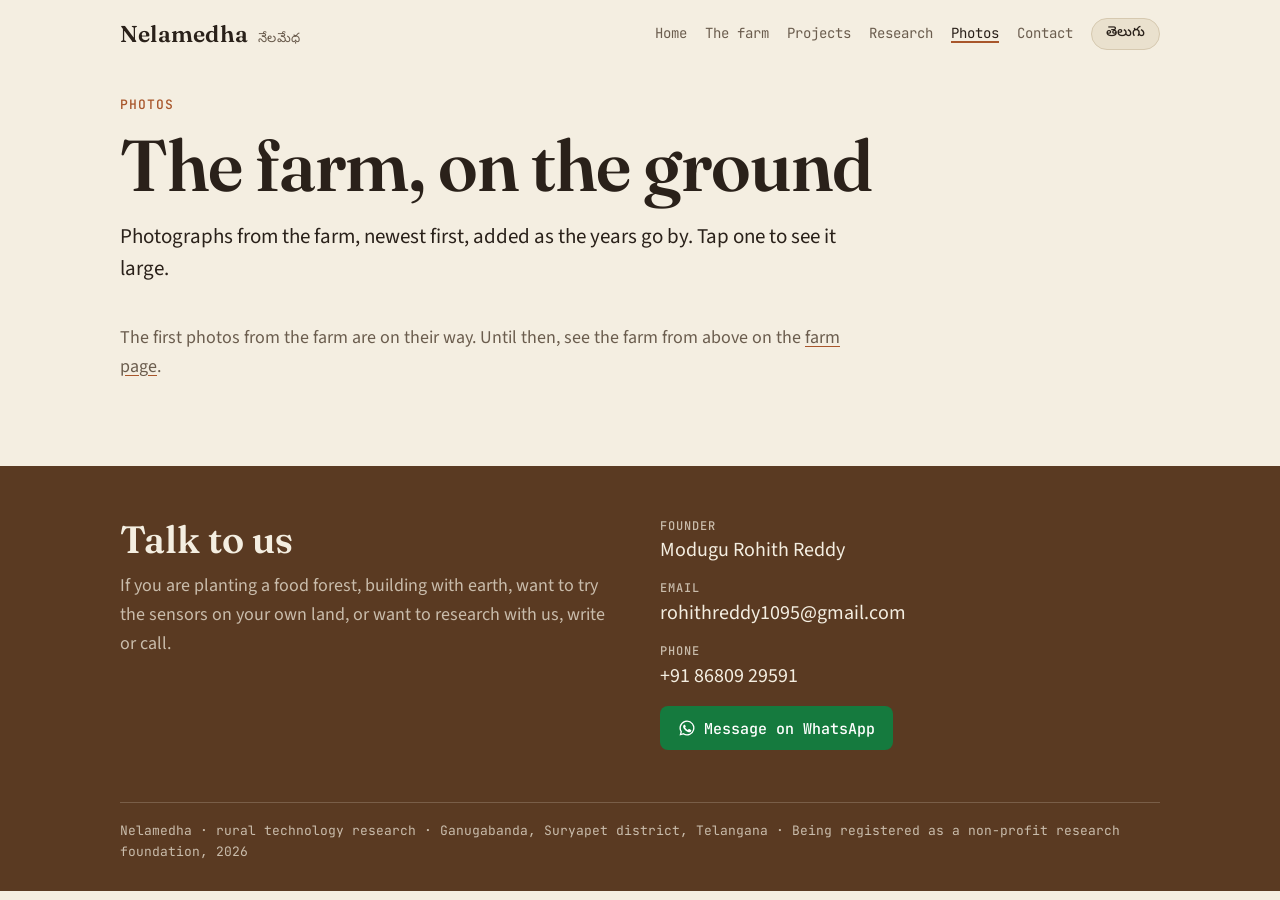
<file: gallery/index.html>
<!doctype html>
<html lang="en">
<head>
<meta charset="utf-8">
<meta name="viewport" content="width=device-width,initial-scale=1,viewport-fit=cover">
<title data-en="Photos · Nelamedha" data-te="ఫోటోలు · నేలమేధ">Photos · Nelamedha</title>
<meta name="description" content="Photographs of Mr Green Farms over the years: the food forest, the land and the work.">
<meta property="og:title" content="Photos · Nelamedha">
<meta property="og:description" content="Photographs of Mr Green Farms over the years: the food forest, the land and the work.">
<meta property="og:type" content="website">
<meta property="og:url" content="https://nelamedha.in/gallery/">
<link rel="canonical" href="https://nelamedha.in/gallery/">
<link rel="icon" href="data:image/svg+xml,%3Csvg xmlns='http://www.w3.org/2000/svg' viewBox='0 0 64 64'%3E%3Crect width='64' height='64' rx='14' fill='%235A3A22'/%3E%3Cpath d='M32 50V26M32 34c-9 0-13-6-13-13 9 0 13 6 13 13zm0-5c8 0 12-5 12-12-8 0-12 5-12 12z' fill='none' stroke='%23E9DFC8' stroke-width='4' stroke-linecap='round' stroke-linejoin='round'/%3E%3C/svg%3E">
<link rel="preconnect" href="https://fonts.googleapis.com"><link rel="preconnect" href="https://fonts.gstatic.com" crossorigin><link rel="stylesheet" href="https://fonts.googleapis.com/css2?family=Fraunces:opsz,wght@9..144,400;9..144,600&family=Source+Sans+3:wght@400;600&family=JetBrains+Mono:wght@400;500&family=Noto+Sans+Telugu:wght@400;600&family=Noto+Serif+Telugu:wght@600&display=swap">
<link rel="stylesheet" href="../assets/site.css">
</head>
<body>
<a class="skip" href="#main"><span class="en">Skip to content</span><span class="te" lang="te">విషయానికి వెళ్ళండి</span></a>
<div class="wrap">
  <header class="top">
    <a class="mark" href=".././">Nelamedha <small lang="te">నేలమేధ</small></a>
    <nav class="nav" aria-label="Main"><a href=".././"><span class="en">Home</span><span class="te" lang="te">మొదటి పేజీ</span></a><a href="../farm/"><span class="en">The farm</span><span class="te" lang="te">పొలం</span></a><a href="../projects/"><span class="en">Projects</span><span class="te" lang="te">పనులు</span></a><a href="../research/"><span class="en">Research</span><span class="te" lang="te">పరిశోధన</span></a><a href="../gallery/" aria-current=page><span class="en">Photos</span><span class="te" lang="te">ఫోటోలు</span></a><a href="#contact"><span class="en">Contact</span><span class="te" lang="te">సంప్రదించండి</span></a><button class="lang" type="button" aria-label="తెలుగులో చదవండి"><span class="en">తెలుగు</span><span class="te" lang="te">English</span></button></nav>
  </header>
</div>
<main id="main">
<div class="wrap">
  <div class="page-head">
    <p class="en kicker">Photos</p><p class="te kicker" lang="te">ఫోటోలు</p>
    <h1 class="en">The farm, on the ground</h1><h1 class="te" lang="te">నేల మీద నుంచి పొలం</h1>
    <p class="en lede">Photographs from the farm, newest first, added as the years go by. Tap one to see it large.</p><p class="te lede" lang="te">పొలం ఫోటోలు, కొత్తవి ముందు, ఏళ్లు గడిచే కొద్దీ జోడిస్తూ ఉంటాం. పెద్దగా చూడటానికి ఫోటోపై నొక్కండి.</p>
  </div>
  <div id="gallery" class="gallery" data-src="photos.json" aria-live="polite">
    <p class="en fine">Loading photos…</p><p class="te fine" lang="te">ఫోటోలు వస్తున్నాయి…</p>
  </div>
  <template id="gallery-empty"><p class="en sub">The first photos from the farm are on their way. Until then, see the farm from above on the <a href='../farm/'>farm page</a>.</p><p class="te sub" lang="te">పొలం నుంచి మొదటి ఫోటోలు త్వరలో వస్తాయి. అప్పటి వరకు <a href='../farm/'>పొలం పేజీ</a>లో పైనుంచి పొలాన్ని చూడండి.</p></template>
</div>
<dialog class="lightbox" id="lightbox" aria-label="Photo">
  <figure><img alt=""><figcaption></figcaption></figure>
  <button class="lb-x" type="button" aria-label="Close">×</button>
  <button class="lb-p" type="button" aria-label="Previous photo">‹</button>
  <button class="lb-n" type="button" aria-label="Next photo">›</button>
</dialog>
<div style="height:56px"></div>
</main>
<section class="contact" id="contact"><div class="wrap two">
  <div>
    <h2 class="en">Talk to us</h2><h2 class="te" lang="te">మాతో మాట్లాడండి</h2>
    <p class="en sub">If you are planting a food forest, building with earth, want to try the sensors on your own land, or want to research with us, write or call.</p><p class="te sub" lang="te">మీరు ఆహార అడవి నాటుతున్నా, మట్టితో ఇల్లు కడుతున్నా, మీ నేలపై సెన్సర్లు ప్రయత్నించాలనుకున్నా, లేదా మాతో కలిసి పరిశోధన చేయాలనుకున్నా, రాయండి లేదా ఫోన్ చేయండి.</p>
  </div>
  <dl>
    <div><dt><span class="en">Founder</span><span class="te" lang="te">వ్యవస్థాపకుడు</span></dt><dd class="plain"><span class="en">Modugu Rohith Reddy</span><span class="te" lang="te">మోదుగు రోహిత్ రెడ్డి</span></dd></div>
    <div><dt><span class="en">Email</span><span class="te" lang="te">ఈమెయిల్</span></dt><dd>rohithreddy1095@gmail.com</dd></div>
    <div><dt><span class="en">Phone</span><span class="te" lang="te">ఫోన్</span></dt><dd>+91 86809 29591</dd></div>
    <div><a class="btn wa en" href="https://wa.me/918680929591?text=Hello%2C%20I%20found%20Nelamedha%20at%20nelamedha.in%20and%20would%20like%20to%20know%20more." target="_blank" rel="noopener"><svg aria-hidden="true" viewBox="0 0 24 24" width="18" height="18" style="vertical-align:-3px;margin-right:8px"><path fill="currentColor" d="M12 2a10 10 0 0 0-8.6 15.1L2 22l5-1.3A10 10 0 1 0 12 2zm0 18.2a8.2 8.2 0 0 1-4.2-1.2l-.3-.2-3 .8.8-2.9-.2-.3A8.2 8.2 0 1 1 12 20.2zm4.5-6.1c-.2-.1-1.5-.7-1.7-.8s-.4-.1-.6.1-.7.8-.8 1-.3.2-.5.1a6.7 6.7 0 0 1-3.3-2.9c-.3-.4.2-.4.7-1.3.1-.2 0-.3 0-.4l-.8-1.8c-.2-.5-.4-.4-.6-.4h-.5a1 1 0 0 0-.7.3 3 3 0 0 0-.9 2.2 5.2 5.2 0 0 0 1.1 2.8 11.9 11.9 0 0 0 4.6 4c1.7.7 2.4.8 3.2.7a2.8 2.8 0 0 0 1.8-1.3 2.3 2.3 0 0 0 .2-1.3c-.1-.1-.3-.2-.5-.3z"/></svg>Message on WhatsApp</a><a class="btn wa te" lang="te" href="https://wa.me/918680929591?text=%E0%B0%A8%E0%B0%AE%E0%B0%B8%E0%B1%8D%E0%B0%A4%E0%B1%87%2C%20nelamedha.in%20%E0%B0%B2%E0%B1%8B%20%E0%B0%A8%E0%B1%87%E0%B0%B2%E0%B0%AE%E0%B1%87%E0%B0%A7%20%E0%B0%97%E0%B1%81%E0%B0%B0%E0%B0%BF%E0%B0%82%E0%B0%9A%E0%B0%BF%20%E0%B0%9A%E0%B1%82%E0%B0%B6%E0%B0%BE%E0%B0%A8%E0%B1%81.%20%E0%B0%AE%E0%B0%B0%E0%B0%BF%E0%B0%A8%E0%B1%8D%E0%B0%A8%E0%B0%BF%20%E0%B0%B5%E0%B0%BF%E0%B0%B5%E0%B0%B0%E0%B0%BE%E0%B0%B2%E0%B1%81%20%E0%B0%A4%E0%B1%86%E0%B0%B2%E0%B1%81%E0%B0%B8%E0%B1%81%E0%B0%95%E0%B1%8B%E0%B0%B5%E0%B0%BE%E0%B0%B2%E0%B0%A8%E0%B1%81%E0%B0%95%E0%B1%81%E0%B0%82%E0%B0%9F%E0%B1%81%E0%B0%A8%E0%B1%8D%E0%B0%A8%E0%B0%BE%E0%B0%A8%E0%B1%81." target="_blank" rel="noopener"><svg aria-hidden="true" viewBox="0 0 24 24" width="18" height="18" style="vertical-align:-3px;margin-right:8px"><path fill="currentColor" d="M12 2a10 10 0 0 0-8.6 15.1L2 22l5-1.3A10 10 0 1 0 12 2zm0 18.2a8.2 8.2 0 0 1-4.2-1.2l-.3-.2-3 .8.8-2.9-.2-.3A8.2 8.2 0 1 1 12 20.2zm4.5-6.1c-.2-.1-1.5-.7-1.7-.8s-.4-.1-.6.1-.7.8-.8 1-.3.2-.5.1a6.7 6.7 0 0 1-3.3-2.9c-.3-.4.2-.4.7-1.3.1-.2 0-.3 0-.4l-.8-1.8c-.2-.5-.4-.4-.6-.4h-.5a1 1 0 0 0-.7.3 3 3 0 0 0-.9 2.2 5.2 5.2 0 0 0 1.1 2.8 11.9 11.9 0 0 0 4.6 4c1.7.7 2.4.8 3.2.7a2.8 2.8 0 0 0 1.8-1.3 2.3 2.3 0 0 0 .2-1.3c-.1-.1-.3-.2-.5-.3z"/></svg>వాట్సాప్‌లో మెసేజ్ చేయండి</a></div>
  </dl>
</div></section>
<footer><div class="wrap"><p><span class="en">Nelamedha · rural technology research · Ganugabanda, Suryapet district, Telangana · Being registered as a non-profit research foundation, 2026</span><span class="te" lang="te">నేలమేధ · గ్రామీణ సాంకేతిక పరిశోధన · గానుగబండ, సూర్యాపేట జిల్లా, తెలంగాణ · లాభాపేక్ష లేని పరిశోధన సంస్థగా నమోదవుతోంది, 2026</span></p></div></footer>
<script src="../assets/site.js"></script>
<script>nmGallery("gallery")</script>
</body>
</html>
</file>
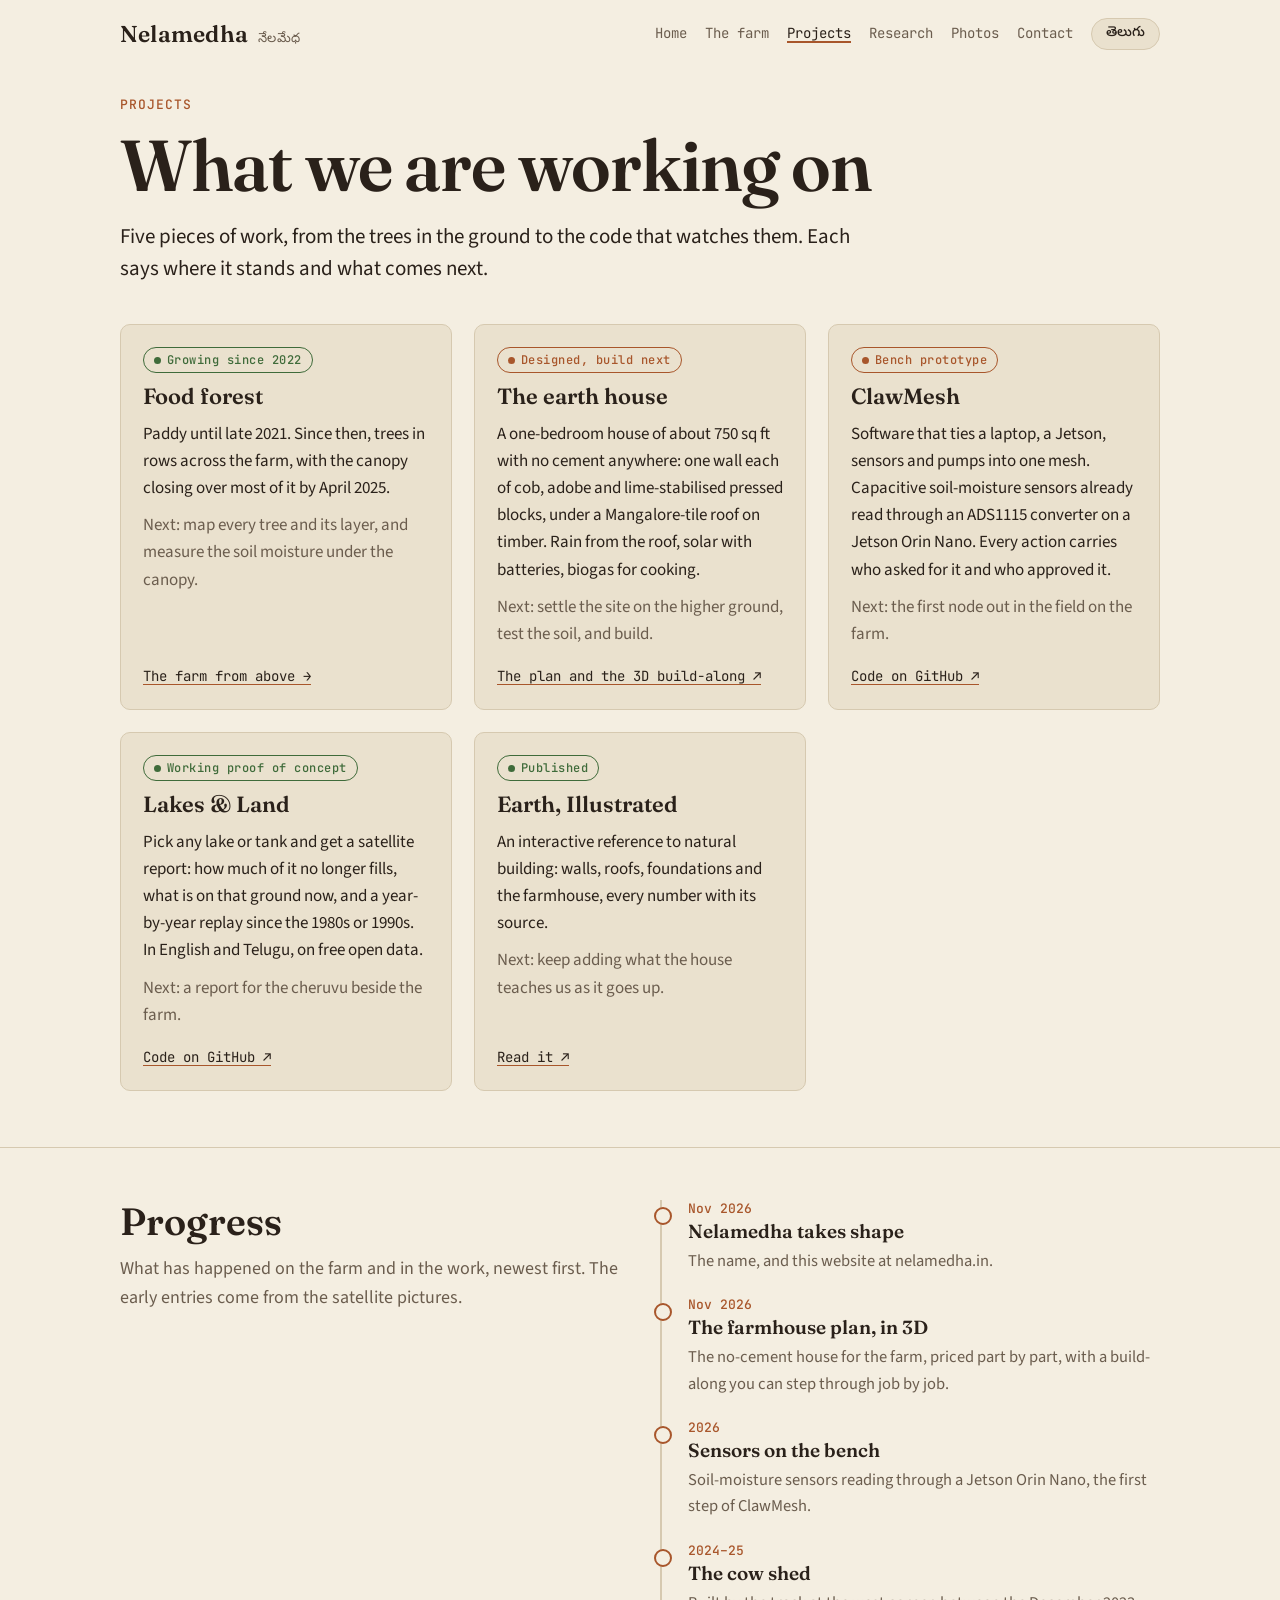
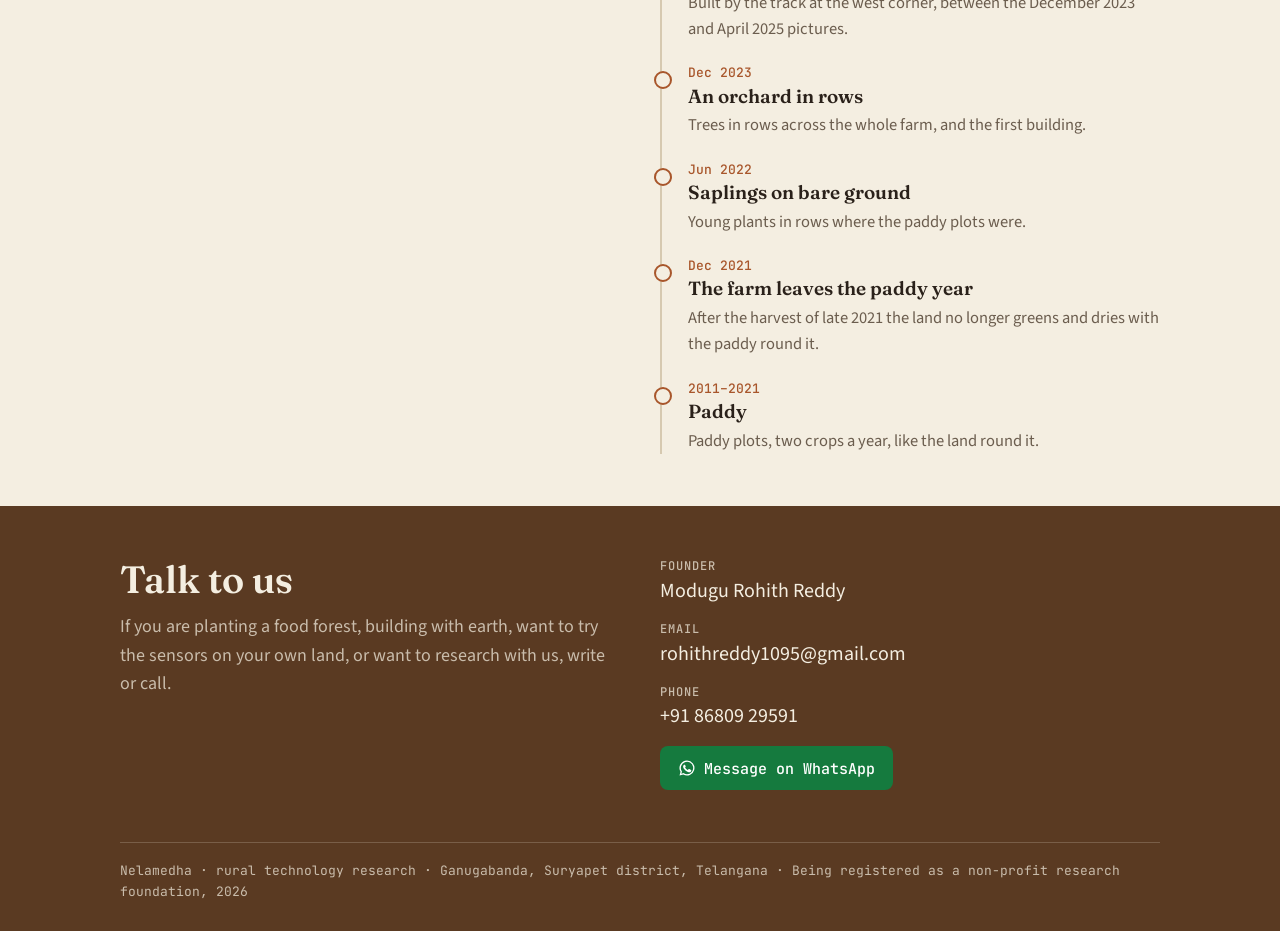
<file: projects/index.html>
<!doctype html>
<html lang="en">
<head>
<meta charset="utf-8">
<meta name="viewport" content="width=device-width,initial-scale=1,viewport-fit=cover">
<title data-en="Projects · Nelamedha" data-te="పనులు · నేలమేధ">Projects · Nelamedha</title>
<meta name="description" content="What Nelamedha is working on: the food forest, the earth house, ClawMesh, Lakes & Land and Earth, Illustrated, with a log of progress.">
<meta property="og:title" content="Projects · Nelamedha">
<meta property="og:description" content="What Nelamedha is working on: the food forest, the earth house, ClawMesh, Lakes & Land and Earth, Illustrated, with a log of progress.">
<meta property="og:type" content="website">
<meta property="og:url" content="https://nelamedha.in/projects/">
<link rel="canonical" href="https://nelamedha.in/projects/">
<link rel="icon" href="data:image/svg+xml,%3Csvg xmlns='http://www.w3.org/2000/svg' viewBox='0 0 64 64'%3E%3Crect width='64' height='64' rx='14' fill='%235A3A22'/%3E%3Cpath d='M32 50V26M32 34c-9 0-13-6-13-13 9 0 13 6 13 13zm0-5c8 0 12-5 12-12-8 0-12 5-12 12z' fill='none' stroke='%23E9DFC8' stroke-width='4' stroke-linecap='round' stroke-linejoin='round'/%3E%3C/svg%3E">
<link rel="preconnect" href="https://fonts.googleapis.com"><link rel="preconnect" href="https://fonts.gstatic.com" crossorigin><link rel="stylesheet" href="https://fonts.googleapis.com/css2?family=Fraunces:opsz,wght@9..144,400;9..144,600&family=Source+Sans+3:wght@400;600&family=JetBrains+Mono:wght@400;500&family=Noto+Sans+Telugu:wght@400;600&family=Noto+Serif+Telugu:wght@600&display=swap">
<link rel="stylesheet" href="../assets/site.css">
</head>
<body>
<a class="skip" href="#main"><span class="en">Skip to content</span><span class="te" lang="te">విషయానికి వెళ్ళండి</span></a>
<div class="wrap">
  <header class="top">
    <a class="mark" href=".././">Nelamedha <small lang="te">నేలమేధ</small></a>
    <nav class="nav" aria-label="Main"><a href=".././"><span class="en">Home</span><span class="te" lang="te">మొదటి పేజీ</span></a><a href="../farm/"><span class="en">The farm</span><span class="te" lang="te">పొలం</span></a><a href="../projects/" aria-current=page><span class="en">Projects</span><span class="te" lang="te">పనులు</span></a><a href="../research/"><span class="en">Research</span><span class="te" lang="te">పరిశోధన</span></a><a href="../gallery/"><span class="en">Photos</span><span class="te" lang="te">ఫోటోలు</span></a><a href="#contact"><span class="en">Contact</span><span class="te" lang="te">సంప్రదించండి</span></a><button class="lang" type="button" aria-label="తెలుగులో చదవండి"><span class="en">తెలుగు</span><span class="te" lang="te">English</span></button></nav>
  </header>
</div>
<main id="main">
<div class="wrap">
  <div class="page-head">
    <p class="en kicker">Projects</p><p class="te kicker" lang="te">పనులు</p>
    <h1 class="en">What we are working on</h1><h1 class="te" lang="te">మేము చేస్తున్న పనులు</h1>
    <p class="en lede">Five pieces of work, from the trees in the ground to the code that watches them. Each says where it stands and what comes next.</p><p class="te lede" lang="te">నేలలోని చెట్ల నుంచి వాటిని చూసుకునే కోడ్ వరకు ఐదు పనులు. ప్రతిదీ ఎక్కడ ఉందో, తర్వాత ఏమిటో చెబుతుంది.</p>
  </div>
  <div class="three" style="padding-bottom:56px"><article class="card" id="forest"><span class="pill ok"><span class="en">Growing since 2022</span><span class="te" lang="te">2022 నుంచి పెరుగుతోంది</span></span><h3 class="en">Food forest</h3><h3 class="te" lang="te">ఆహార అడవి</h3><p class="en">Paddy until late 2021. Since then, trees in rows across the farm, with the canopy closing over most of it by April 2025.</p><p class="te" lang="te">2021 చివరి వరకు వరి. అప్పటి నుంచి పొలమంతా వరుసల్లో చెట్లు; 2025 ఏప్రిల్ నాటికి దాదాపు పొలమంతా చెట్ల పందిరి కమ్ముకుంది.</p><p class="en" style="color:var(--muted)">Next: map every tree and its layer, and measure the soil moisture under the canopy.</p><p class="te" style="color:var(--muted)" lang="te">తదుపరి: ప్రతి చెట్టునూ, దాని పొరనూ మ్యాప్ చేయడం; పందిరి కింద నేల తేమను కొలవడం.</p><p class="more"><a href="../farm/"><span class="en">The farm from above →</span><span class="te" lang="te">పైనుంచి పొలం →</span></a></p></article><article class="card" id="house"><span class="pill wip"><span class="en">Designed, build next</span><span class="te" lang="te">రూపకల్పన పూర్తి, తర్వాత నిర్మాణం</span></span><h3 class="en">The earth house</h3><h3 class="te" lang="te">మట్టి ఇల్లు</h3><p class="en">A one-bedroom house of about 750 sq ft with no cement anywhere: one wall each of cob, adobe and lime-stabilised pressed blocks, under a Mangalore-tile roof on timber. Rain from the roof, solar with batteries, biogas for cooking.</p><p class="te" lang="te">సుమారు 750 చ.అ. ఒక పడకగది ఇల్లు, ఎక్కడా సిమెంటు లేకుండా: మట్టి ముద్దల గోడ, ఎండబెట్టిన మట్టి ఇటుకలు, సున్నం కలిపి ఒత్తిన బ్లాకులు, ఒక్కో రకం ఒక్కో గోడ; కలప మీద మంగళూరు పెంకుల పైకప్పు. పైకప్పు వాన నీరు, బ్యాటరీలతో సౌర శక్తి, వంటకు బయోగ్యాస్.</p><p class="en" style="color:var(--muted)">Next: settle the site on the higher ground, test the soil, and build.</p><p class="te" style="color:var(--muted)" lang="te">తదుపరి: ఎత్తైన నేలపై స్థలం ఖరారు, మట్టి పరీక్ష, నిర్మాణం.</p><p class="more"><a href="https://rohithreddy1095.github.io/earth-illustrated/#farmhouse"><span class="en">The plan and the 3D build-along ↗</span><span class="te" lang="te">ప్రణాళిక, 3D నిర్మాణం ↗</span></a></p></article><article class="card" id="clawmesh"><span class="pill wip"><span class="en">Bench prototype</span><span class="te" lang="te">బెంచ్ నమూనా</span></span><h3 class="en">ClawMesh</h3><h3 class="te" lang="te">క్లామెష్</h3><p class="en">Software that ties a laptop, a Jetson, sensors and pumps into one mesh. Capacitive soil-moisture sensors already read through an ADS1115 converter on a Jetson Orin Nano. Every action carries who asked for it and who approved it.</p><p class="te" lang="te">ల్యాప్‌టాప్, జెట్సన్, సెన్సర్లు, పంపులను ఒకే మెష్‌గా కలిపే సాఫ్ట్‌వేర్. జెట్సన్ ఓరిన్ నానోపై ADS1115 కన్వర్టర్ ద్వారా నేల తేమ సెన్సర్లు ఇప్పటికే చదువుతున్నాయి. ప్రతి పనికీ ఎవరు అడిగారో, ఎవరు ఆమోదించారో రికార్డు ఉంటుంది.</p><p class="en" style="color:var(--muted)">Next: the first node out in the field on the farm.</p><p class="te" style="color:var(--muted)" lang="te">తదుపరి: పొలంలో మొదటి నోడ్.</p><p class="more"><a href="https://github.com/rohithreddy1095/clawmesh"><span class="en">Code on GitHub ↗</span><span class="te" lang="te">GitHubలో కోడ్ ↗</span></a></p></article><article class="card" id="lakes"><span class="pill ok"><span class="en">Working proof of concept</span><span class="te" lang="te">పనిచేసే నమూనా</span></span><h3 class="en">Lakes & Land</h3><h3 class="te" lang="te">చెరువులు & నేల</h3><p class="en">Pick any lake or tank and get a satellite report: how much of it no longer fills, what is on that ground now, and a year-by-year replay since the 1980s or 1990s. In English and Telugu, on free open data.</p><p class="te" lang="te">ఏ చెరువునైనా ఎంచుకోండి, ఉపగ్రహ నివేదిక వస్తుంది: దానిలో ఎంత భాగం ఇప్పుడు నిండటం లేదు, ఆ నేలపై ఇప్పుడు ఏముంది, 1980లు లేదా 1990ల నుంచి ఏడాది వారీగా. ఇంగ్లీషు, తెలుగులో, ఉచిత ఓపెన్ డేటాతో.</p><p class="en" style="color:var(--muted)">Next: a report for the cheruvu beside the farm.</p><p class="te" style="color:var(--muted)" lang="te">తదుపరి: పొలం పక్కన ఉన్న చెరువుకు నివేదిక.</p><p class="more"><a href="https://github.com/rohithreddy1095/lakes-and-land"><span class="en">Code on GitHub ↗</span><span class="te" lang="te">GitHubలో కోడ్ ↗</span></a></p></article><article class="card" id="earth"><span class="pill ok"><span class="en">Published</span><span class="te" lang="te">ప్రచురించబడింది</span></span><h3 class="en">Earth, Illustrated</h3><h3 class="te" lang="te">ఎర్త్, ఇలస్ట్రేటెడ్</h3><p class="en">An interactive reference to natural building: walls, roofs, foundations and the farmhouse, every number with its source.</p><p class="te" lang="te">సహజ నిర్మాణంపై ఇంటరాక్టివ్ గైడ్: గోడలు, పైకప్పులు, పునాదులు, ఫాంహౌస్; ప్రతి సంఖ్యకూ దాని ఆధారం.</p><p class="en" style="color:var(--muted)">Next: keep adding what the house teaches us as it goes up.</p><p class="te" style="color:var(--muted)" lang="te">తదుపరి: ఇల్లు కడుతున్నప్పుడు నేర్చుకున్నది జోడిస్తూ ఉండటం.</p><p class="more"><a href="https://rohithreddy1095.github.io/earth-illustrated/"><span class="en">Read it ↗</span><span class="te" lang="te">చదవండి ↗</span></a></p></article></div>
</div>
<section id="progress"><div class="wrap two">
  <div>
    <h2 class="en">Progress</h2><h2 class="te" lang="te">పురోగతి</h2>
    <p class="en sub">What has happened on the farm and in the work, newest first. The early entries come from the satellite pictures.</p><p class="te sub" lang="te">పొలంలో, పనిలో జరిగింది, కొత్తది ముందు. మొదటి వివరాలు ఉపగ్రహ చిత్రాల నుంచి.</p>
  </div>
  <ol class="log"><li><time><span class="en">Nov 2026</span><span class="te" lang="te">నవంబరు 2026</span></time><h3 class="en">Nelamedha takes shape</h3><h3 class="te" lang="te">నేలమేధ రూపుదిద్దుకుంది</h3><p class="en">The name, and this website at nelamedha.in.</p><p class="te" lang="te">పేరు, nelamedha.in లో ఈ వెబ్‌సైట్.</p></li><li><time><span class="en">Nov 2026</span><span class="te" lang="te">నవంబరు 2026</span></time><h3 class="en">The farmhouse plan, in 3D</h3><h3 class="te" lang="te">ఫాంహౌస్ ప్రణాళిక, 3Dలో</h3><p class="en">The no-cement house for the farm, priced part by part, with a build-along you can step through job by job.</p><p class="te" lang="te">సిమెంటు లేని ఫాంహౌస్ ప్రణాళిక, ప్రతి భాగం ధరతో, పని పని చొప్పున చూడగలిగే 3D నిర్మాణంతో.</p></li><li><time><span class="en">2026</span><span class="te" lang="te">2026</span></time><h3 class="en">Sensors on the bench</h3><h3 class="te" lang="te">బెంచ్‌పై సెన్సర్లు</h3><p class="en">Soil-moisture sensors reading through a Jetson Orin Nano, the first step of ClawMesh.</p><p class="te" lang="te">జెట్సన్ ఓరిన్ నానో ద్వారా నేల తేమ సెన్సర్ల రీడింగ్: క్లామెష్‌లో మొదటి అడుగు.</p></li><li><time><span class="en">2024–25</span><span class="te" lang="te">2024–25</span></time><h3 class="en">The cow shed</h3><h3 class="te" lang="te">పశువుల పాక</h3><p class="en">Built by the track at the west corner, between the December 2023 and April 2025 pictures.</p><p class="te" lang="te">పడమటి మూలలో దారి పక్కన, 2023 డిసెంబరు, 2025 ఏప్రిల్ చిత్రాల మధ్య కట్టబడింది.</p></li><li><time><span class="en">Dec 2023</span><span class="te" lang="te">డిసెంబరు 2023</span></time><h3 class="en">An orchard in rows</h3><h3 class="te" lang="te">వరుసల్లో తోట</h3><p class="en">Trees in rows across the whole farm, and the first building.</p><p class="te" lang="te">పొలమంతా వరుసల్లో చెట్లు, మొదటి కట్టడం.</p></li><li><time><span class="en">Jun 2022</span><span class="te" lang="te">జూన్ 2022</span></time><h3 class="en">Saplings on bare ground</h3><h3 class="te" lang="te">ఖాళీ నేలపై మొక్కలు</h3><p class="en">Young plants in rows where the paddy plots were.</p><p class="te" lang="te">వరి మడులు ఉన్నచోట వరుసలుగా లేత మొక్కలు.</p></li><li><time><span class="en">Dec 2021</span><span class="te" lang="te">డిసెంబరు 2021</span></time><h3 class="en">The farm leaves the paddy year</h3><h3 class="te" lang="te">పొలం వరి చక్రం నుంచి బయటకు</h3><p class="en">After the harvest of late 2021 the land no longer greens and dries with the paddy round it.</p><p class="te" lang="te">2021 చివరి కోతల తర్వాత, చుట్టూ ఉన్న వరితో పాటు ఈ నేల పచ్చబడటం, ఎండటం ఆగిపోయింది.</p></li><li><time><span class="en">2011–2021</span><span class="te" lang="te">2011–2021</span></time><h3 class="en">Paddy</h3><h3 class="te" lang="te">వరి పొలం</h3><p class="en">Paddy plots, two crops a year, like the land round it.</p><p class="te" lang="te">చుట్టూ ఉన్న నేలలాగే, ఏడాదికి రెండు పంటల వరి మడులు.</p></li></ol>
</div></section>
</main>
<section class="contact" id="contact"><div class="wrap two">
  <div>
    <h2 class="en">Talk to us</h2><h2 class="te" lang="te">మాతో మాట్లాడండి</h2>
    <p class="en sub">If you are planting a food forest, building with earth, want to try the sensors on your own land, or want to research with us, write or call.</p><p class="te sub" lang="te">మీరు ఆహార అడవి నాటుతున్నా, మట్టితో ఇల్లు కడుతున్నా, మీ నేలపై సెన్సర్లు ప్రయత్నించాలనుకున్నా, లేదా మాతో కలిసి పరిశోధన చేయాలనుకున్నా, రాయండి లేదా ఫోన్ చేయండి.</p>
  </div>
  <dl>
    <div><dt><span class="en">Founder</span><span class="te" lang="te">వ్యవస్థాపకుడు</span></dt><dd class="plain"><span class="en">Modugu Rohith Reddy</span><span class="te" lang="te">మోదుగు రోహిత్ రెడ్డి</span></dd></div>
    <div><dt><span class="en">Email</span><span class="te" lang="te">ఈమెయిల్</span></dt><dd>rohithreddy1095@gmail.com</dd></div>
    <div><dt><span class="en">Phone</span><span class="te" lang="te">ఫోన్</span></dt><dd>+91 86809 29591</dd></div>
    <div><a class="btn wa en" href="https://wa.me/918680929591?text=Hello%2C%20I%20found%20Nelamedha%20at%20nelamedha.in%20and%20would%20like%20to%20know%20more." target="_blank" rel="noopener"><svg aria-hidden="true" viewBox="0 0 24 24" width="18" height="18" style="vertical-align:-3px;margin-right:8px"><path fill="currentColor" d="M12 2a10 10 0 0 0-8.6 15.1L2 22l5-1.3A10 10 0 1 0 12 2zm0 18.2a8.2 8.2 0 0 1-4.2-1.2l-.3-.2-3 .8.8-2.9-.2-.3A8.2 8.2 0 1 1 12 20.2zm4.5-6.1c-.2-.1-1.5-.7-1.7-.8s-.4-.1-.6.1-.7.8-.8 1-.3.2-.5.1a6.7 6.7 0 0 1-3.3-2.9c-.3-.4.2-.4.7-1.3.1-.2 0-.3 0-.4l-.8-1.8c-.2-.5-.4-.4-.6-.4h-.5a1 1 0 0 0-.7.3 3 3 0 0 0-.9 2.2 5.2 5.2 0 0 0 1.1 2.8 11.9 11.9 0 0 0 4.6 4c1.7.7 2.4.8 3.2.7a2.8 2.8 0 0 0 1.8-1.3 2.3 2.3 0 0 0 .2-1.3c-.1-.1-.3-.2-.5-.3z"/></svg>Message on WhatsApp</a><a class="btn wa te" lang="te" href="https://wa.me/918680929591?text=%E0%B0%A8%E0%B0%AE%E0%B0%B8%E0%B1%8D%E0%B0%A4%E0%B1%87%2C%20nelamedha.in%20%E0%B0%B2%E0%B1%8B%20%E0%B0%A8%E0%B1%87%E0%B0%B2%E0%B0%AE%E0%B1%87%E0%B0%A7%20%E0%B0%97%E0%B1%81%E0%B0%B0%E0%B0%BF%E0%B0%82%E0%B0%9A%E0%B0%BF%20%E0%B0%9A%E0%B1%82%E0%B0%B6%E0%B0%BE%E0%B0%A8%E0%B1%81.%20%E0%B0%AE%E0%B0%B0%E0%B0%BF%E0%B0%A8%E0%B1%8D%E0%B0%A8%E0%B0%BF%20%E0%B0%B5%E0%B0%BF%E0%B0%B5%E0%B0%B0%E0%B0%BE%E0%B0%B2%E0%B1%81%20%E0%B0%A4%E0%B1%86%E0%B0%B2%E0%B1%81%E0%B0%B8%E0%B1%81%E0%B0%95%E0%B1%8B%E0%B0%B5%E0%B0%BE%E0%B0%B2%E0%B0%A8%E0%B1%81%E0%B0%95%E0%B1%81%E0%B0%82%E0%B0%9F%E0%B1%81%E0%B0%A8%E0%B1%8D%E0%B0%A8%E0%B0%BE%E0%B0%A8%E0%B1%81." target="_blank" rel="noopener"><svg aria-hidden="true" viewBox="0 0 24 24" width="18" height="18" style="vertical-align:-3px;margin-right:8px"><path fill="currentColor" d="M12 2a10 10 0 0 0-8.6 15.1L2 22l5-1.3A10 10 0 1 0 12 2zm0 18.2a8.2 8.2 0 0 1-4.2-1.2l-.3-.2-3 .8.8-2.9-.2-.3A8.2 8.2 0 1 1 12 20.2zm4.5-6.1c-.2-.1-1.5-.7-1.7-.8s-.4-.1-.6.1-.7.8-.8 1-.3.2-.5.1a6.7 6.7 0 0 1-3.3-2.9c-.3-.4.2-.4.7-1.3.1-.2 0-.3 0-.4l-.8-1.8c-.2-.5-.4-.4-.6-.4h-.5a1 1 0 0 0-.7.3 3 3 0 0 0-.9 2.2 5.2 5.2 0 0 0 1.1 2.8 11.9 11.9 0 0 0 4.6 4c1.7.7 2.4.8 3.2.7a2.8 2.8 0 0 0 1.8-1.3 2.3 2.3 0 0 0 .2-1.3c-.1-.1-.3-.2-.5-.3z"/></svg>వాట్సాప్‌లో మెసేజ్ చేయండి</a></div>
  </dl>
</div></section>
<footer><div class="wrap"><p><span class="en">Nelamedha · rural technology research · Ganugabanda, Suryapet district, Telangana · Being registered as a non-profit research foundation, 2026</span><span class="te" lang="te">నేలమేధ · గ్రామీణ సాంకేతిక పరిశోధన · గానుగబండ, సూర్యాపేట జిల్లా, తెలంగాణ · లాభాపేక్ష లేని పరిశోధన సంస్థగా నమోదవుతోంది, 2026</span></p></div></footer>
<script src="../assets/site.js"></script>
</body>
</html>
</file>
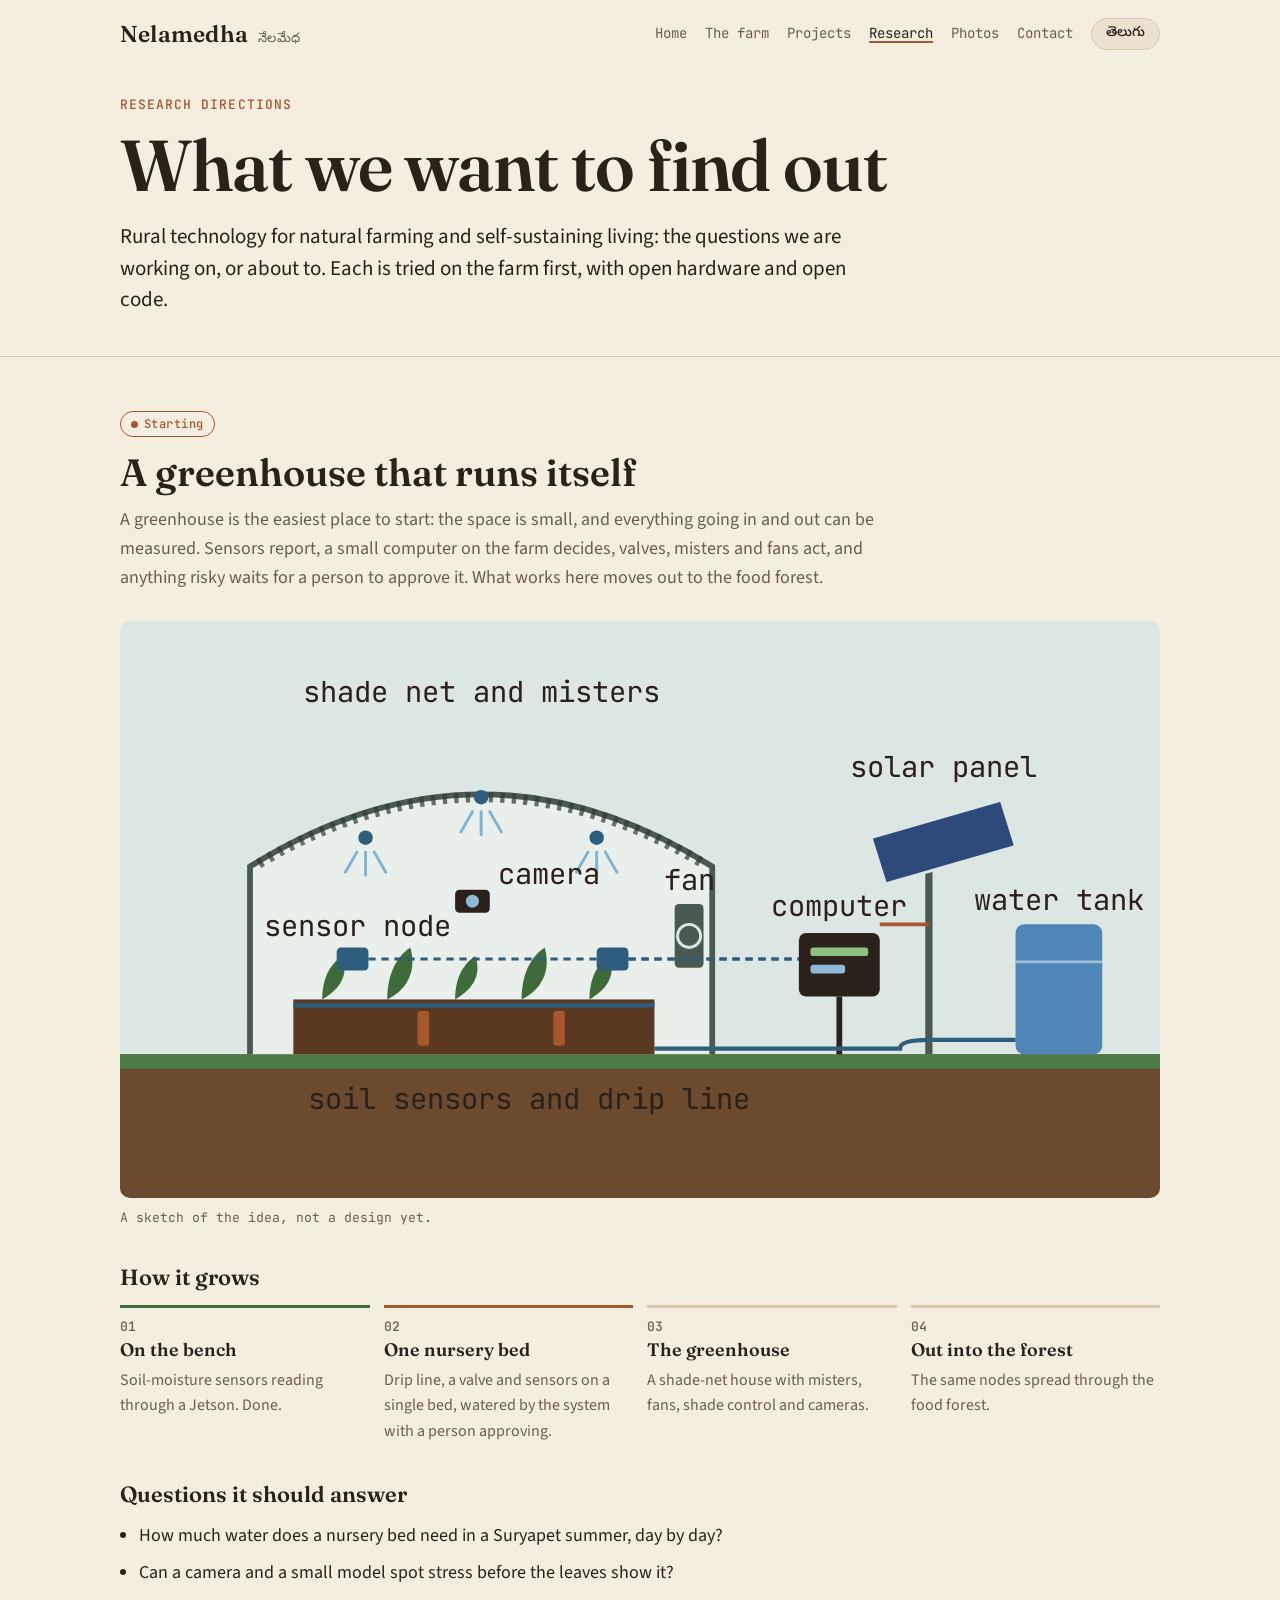
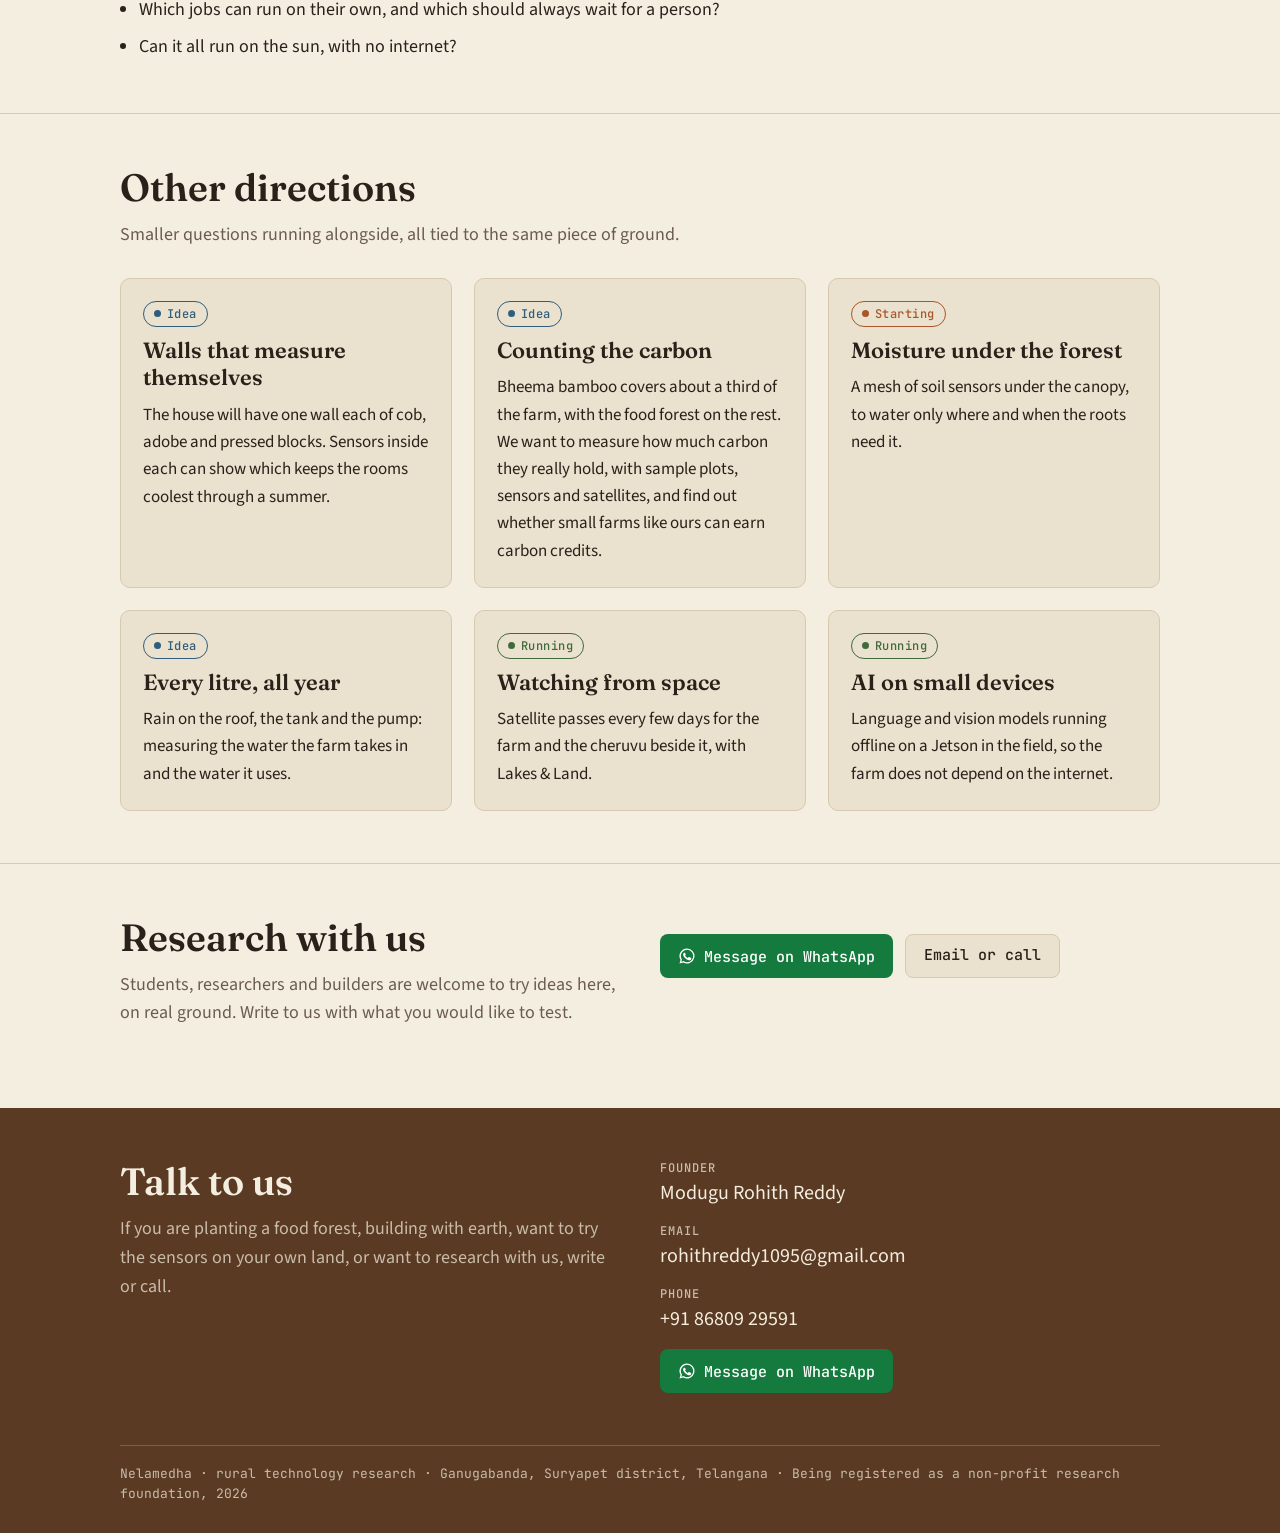
<file: research/index.html>
<!doctype html>
<html lang="en">
<head>
<meta charset="utf-8">
<meta name="viewport" content="width=device-width,initial-scale=1,viewport-fit=cover">
<title data-en="Research · Nelamedha" data-te="పరిశోధన · నేలమేధ">Research · Nelamedha</title>
<meta name="description" content="Research directions at Nelamedha: a greenhouse run by edge hardware, walls that measure themselves, soil moisture under the forest, water, satellites and AI on small devices.">
<meta property="og:title" content="Research · Nelamedha">
<meta property="og:description" content="Research directions at Nelamedha: a greenhouse run by edge hardware, walls that measure themselves, soil moisture under the forest, water, satellites and AI on small devices.">
<meta property="og:type" content="website">
<meta property="og:url" content="https://nelamedha.in/research/">
<link rel="canonical" href="https://nelamedha.in/research/">
<link rel="icon" href="data:image/svg+xml,%3Csvg xmlns='http://www.w3.org/2000/svg' viewBox='0 0 64 64'%3E%3Crect width='64' height='64' rx='14' fill='%235A3A22'/%3E%3Cpath d='M32 50V26M32 34c-9 0-13-6-13-13 9 0 13 6 13 13zm0-5c8 0 12-5 12-12-8 0-12 5-12 12z' fill='none' stroke='%23E9DFC8' stroke-width='4' stroke-linecap='round' stroke-linejoin='round'/%3E%3C/svg%3E">
<link rel="preconnect" href="https://fonts.googleapis.com"><link rel="preconnect" href="https://fonts.gstatic.com" crossorigin><link rel="stylesheet" href="https://fonts.googleapis.com/css2?family=Fraunces:opsz,wght@9..144,400;9..144,600&family=Source+Sans+3:wght@400;600&family=JetBrains+Mono:wght@400;500&family=Noto+Sans+Telugu:wght@400;600&family=Noto+Serif+Telugu:wght@600&display=swap">
<link rel="stylesheet" href="../assets/site.css">
</head>
<body>
<a class="skip" href="#main"><span class="en">Skip to content</span><span class="te" lang="te">విషయానికి వెళ్ళండి</span></a>
<div class="wrap">
  <header class="top">
    <a class="mark" href=".././">Nelamedha <small lang="te">నేలమేధ</small></a>
    <nav class="nav" aria-label="Main"><a href=".././"><span class="en">Home</span><span class="te" lang="te">మొదటి పేజీ</span></a><a href="../farm/"><span class="en">The farm</span><span class="te" lang="te">పొలం</span></a><a href="../projects/"><span class="en">Projects</span><span class="te" lang="te">పనులు</span></a><a href="../research/" aria-current=page><span class="en">Research</span><span class="te" lang="te">పరిశోధన</span></a><a href="../gallery/"><span class="en">Photos</span><span class="te" lang="te">ఫోటోలు</span></a><a href="#contact"><span class="en">Contact</span><span class="te" lang="te">సంప్రదించండి</span></a><button class="lang" type="button" aria-label="తెలుగులో చదవండి"><span class="en">తెలుగు</span><span class="te" lang="te">English</span></button></nav>
  </header>
</div>
<main id="main">
<div class="wrap">
  <div class="page-head">
    <p class="en kicker">Research directions</p><p class="te kicker" lang="te">పరిశోధన దిశలు</p>
    <h1 class="en">What we want to find out</h1><h1 class="te" lang="te">మేము తెలుసుకోవాలనుకునేది</h1>
    <p class="en lede">Rural technology for natural farming and self-sustaining living: the questions we are working on, or about to. Each is tried on the farm first, with open hardware and open code.</p><p class="te lede" lang="te">సహజ వ్యవసాయానికి, స్వయం సమృద్ధ జీవనానికి గ్రామీణ సాంకేతికత: మేము పని చేస్తున్న, లేదా త్వరలో మొదలుపెట్టే ప్రశ్నలు. ప్రతిదీ ముందు పొలంలోనే, ఓపెన్ హార్డ్‌వేర్, ఓపెన్ కోడ్‌తో ప్రయత్నిస్తాం.</p>
  </div>
</div>
<section id="greenhouse"><div class="wrap">
  <span class="pill wip"><span class="en">Starting</span><span class="te" lang="te">మొదలవుతోంది</span></span>
  <h2 class="en" style="margin-top:14px">A greenhouse that runs itself</h2><h2 class="te" style="margin-top:14px" lang="te">తనంతట తాను నడిచే గ్రీన్‌హౌస్</h2>
  <p class="en sub">A greenhouse is the easiest place to start: the space is small, and everything going in and out can be measured. Sensors report, a small computer on the farm decides, valves, misters and fans act, and anything risky waits for a person to approve it. What works here moves out to the food forest.</p><p class="te sub" lang="te">మొదలుపెట్టడానికి గ్రీన్‌హౌస్ సులువైన చోటు: స్థలం చిన్నది, లోపలికి వెళ్ళేదీ బయటకు వచ్చేదీ అంతా కొలవవచ్చు. సెన్సర్లు చెబుతాయి, పొలంలోని చిన్న కంప్యూటర్ నిర్ణయిస్తుంది, వాల్వులు, స్ప్రేలు, ఫ్యాన్లు పని చేస్తాయి; ప్రమాదం ఉన్న పని మనిషి ఆమోదం కోసం ఆగుతుంది. ఇక్కడ పనిచేసింది ఆహార అడవిలోకి వెళ్తుంది.</p>
  <figure class="fig"><svg viewBox="0 0 720 400" role="img" aria-label="A greenhouse cut open: shade net and misters overhead, a fan at one end, plant beds with soil sensors and drip lines, a camera, small sensor nodes, a computer box, a solar panel and a water tank.">
  <rect width="720" height="400" fill="#DCE7E4"/>
  <rect y="300" width="720" height="100" fill="#6B4A2E"/><rect y="300" width="720" height="10" fill="#4E7A45"/>
  <path d="M90 300 V170 Q250 70 410 170 V300" fill="#F4F7F2" fill-opacity=".55" stroke="#4B5A50" stroke-width="4"/>
  <path d="M96 168 Q250 76 404 168" fill="none" stroke="#2F3B33" stroke-width="7" stroke-dasharray="3 5" opacity=".7"/>
  <g fill="#2F5D7C"><circle cx="170" cy="150" r="5"/><circle cx="250" cy="122" r="5"/><circle cx="330" cy="150" r="5"/></g>
  <g stroke="#7FB3D5" stroke-width="2" stroke-linecap="round"><path d="M164 160l-8 14M170 160v16M176 160l8 14M244 132l-8 14M250 132v16M256 132l8 14M324 160l-8 14M330 160v16M336 160l8 14"/></g>
  <rect x="384" y="196" width="20" height="44" rx="3" fill="#4B5A50"/><circle cx="394" cy="218" r="8" fill="none" stroke="#DCE7E4" stroke-width="2"/>
  <g><rect x="120" y="262" width="250" height="38" fill="#5A3A22"/>
    <g fill="#3F6B3A"><path d="M140 262c0-18 8-26 14-30 4 12 0 22-14 30z"/><path d="M185 262c0-22 10-32 16-36 4 14 0 28-16 36z"/><path d="M232 262c0-18 8-26 14-30 4 12 0 22-14 30z"/><path d="M278 262c0-22 10-32 16-36 4 14 0 28-16 36z"/><path d="M325 262c0-18 8-26 14-30 4 12 0 22-14 30z"/></g>
    <path d="M120 266 H370" stroke="#2F5D7C" stroke-width="3"/>
    <g fill="#A8562B"><rect x="206" y="270" width="8" height="24" rx="2"/><rect x="300" y="270" width="8" height="24" rx="2"/></g></g>
  <rect x="232" y="186" width="24" height="16" rx="3" fill="#2A211A"/><circle cx="244" cy="194" r="4.5" fill="#8DB8D6"/>
  <g fill="#2F5D7C"><rect x="150" y="226" width="22" height="16" rx="3"/><rect x="330" y="226" width="22" height="16" rx="3"/></g>
  <rect x="470" y="216" width="56" height="44" rx="5" fill="#2A211A"/><rect x="478" y="226" width="40" height="6" rx="2" fill="#8FBF7F"/><rect x="478" y="238" width="24" height="6" rx="2" fill="#8DB8D6"/>
  <path d="M498 260 V300" stroke="#2A211A" stroke-width="4"/>
  <g stroke="#2F5D7C" stroke-width="2" fill="none" stroke-dasharray="5 4"><path d="M172 234 H470"/><path d="M352 234 H470"/></g>
  <g><path d="M560 300 V150" stroke="#4B5A50" stroke-width="5"/><path d="M520 150 L610 124 L620 156 L530 182Z" fill="#2E4A7A" stroke="#DCE7E4" stroke-width="2"/></g>
  <path d="M560 210 H526" stroke="#A8562B" stroke-width="2.5"/>
  <g><rect x="620" y="210" width="60" height="90" rx="6" fill="#4F86B8"/><path d="M620 236 H680" stroke="#DCE7E4" stroke-width="2" opacity=".6"/></g>
  <path d="M620 290 H560 Q540 290 540 296 H370" stroke="#2F5D7C" stroke-width="3" fill="none"/>
  <g font-family="JetBrains Mono, monospace" font-size="20" fill="#2A211A">
    <text x="250" y="56" text-anchor="middle" class="en">shade net and misters</text><text x="250" y="56" text-anchor="middle" class="te" style="font-family:Noto Sans Telugu,sans-serif">నీడ వల, పొగమంచు స్ప్రేలు</text><text x="394" y="186" text-anchor="middle" class="en">fan</text><text x="394" y="186" text-anchor="middle" class="te" style="font-family:Noto Sans Telugu,sans-serif">ఫ్యాన్</text><text x="262" y="182" class="en">camera</text><text x="262" y="182" class="te" style="font-family:Noto Sans Telugu,sans-serif">కెమెరా</text><text x="100" y="218" class="en">sensor node</text><text x="100" y="218" class="te" style="font-family:Noto Sans Telugu,sans-serif">సెన్సర్ నోడ్</text><text x="130" y="338" class="en">soil sensors and drip line</text><text x="130" y="338" class="te" style="font-family:Noto Sans Telugu,sans-serif">నేల సెన్సర్లు, డ్రిప్ లైన్</text><text x="498" y="204" text-anchor="middle" class="en">computer</text><text x="498" y="204" text-anchor="middle" class="te" style="font-family:Noto Sans Telugu,sans-serif">కంప్యూటర్</text><text x="570" y="108" text-anchor="middle" class="en">solar panel</text><text x="570" y="108" text-anchor="middle" class="te" style="font-family:Noto Sans Telugu,sans-serif">సౌర ఫలకం</text><text x="650" y="200" text-anchor="middle" class="en">water tank</text><text x="650" y="200" text-anchor="middle" class="te" style="font-family:Noto Sans Telugu,sans-serif">నీటి ట్యాంకు</text>
  </g>
</svg><figcaption><span class="en">A sketch of the idea, not a design yet.</span><span class="te" lang="te">ఆలోచన చిత్రం మాత్రమే, ఇంకా డిజైన్ కాదు.</span></figcaption></figure>
  <div style="margin-top:36px"><h3 class="en">How it grows</h3><h3 class="te" lang="te">ఎలా ఎదుగుతుంది</h3></div>
  <ol class="phases" style="margin-top:14px"><li class="done"><h3 class="en">On the bench</h3><h3 class="te" lang="te">బెంచ్‌పై</h3><p class="en">Soil-moisture sensors reading through a Jetson. Done.</p><p class="te" lang="te">జెట్సన్ ద్వారా నేల తేమ సెన్సర్లు. పూర్తయింది.</p></li><li class="now"><h3 class="en">One nursery bed</h3><h3 class="te" lang="te">ఒక నర్సరీ మడి</h3><p class="en">Drip line, a valve and sensors on a single bed, watered by the system with a person approving.</p><p class="te" lang="te">ఒక మడిపై డ్రిప్ లైన్, వాల్వ్, సెన్సర్లు; మనిషి ఆమోదంతో వ్యవస్థే నీళ్లు పెడుతుంది.</p></li><li class=""><h3 class="en">The greenhouse</h3><h3 class="te" lang="te">గ్రీన్‌హౌస్</h3><p class="en">A shade-net house with misters, fans, shade control and cameras.</p><p class="te" lang="te">పొగమంచు స్ప్రేలు, ఫ్యాన్లు, నీడ నియంత్రణ, కెమెరాలతో నీడ వల ఇల్లు.</p></li><li class=""><h3 class="en">Out into the forest</h3><h3 class="te" lang="te">అడవిలోకి</h3><p class="en">The same nodes spread through the food forest.</p><p class="te" lang="te">అవే నోడ్లు ఆహార అడవి అంతటా.</p></li></ol>
  <div style="margin-top:36px"><h3 class="en">Questions it should answer</h3><h3 class="te" lang="te">ఇది జవాబివ్వాల్సిన ప్రశ్నలు</h3></div>
  <ul style="display:grid;gap:8px;padding-left:1.2rem;margin:14px 0 0"><li class="en">How much water does a nursery bed need in a Suryapet summer, day by day?</li><li class="te" lang="te">సూర్యాపేట వేసవిలో ఒక నర్సరీ మడికి రోజుకు ఎంత నీరు కావాలి?</li><li class="en">Can a camera and a small model spot stress before the leaves show it?</li><li class="te" lang="te">ఆకులు చూపించక ముందే ఒక కెమెరా, చిన్న మోడల్ మొక్క ఒత్తిడిని గుర్తించగలవా?</li><li class="en">Which jobs can run on their own, and which should always wait for a person?</li><li class="te" lang="te">ఏ పనులు వాటంతట అవే జరగవచ్చు, ఏవి ఎప్పుడూ మనిషి కోసం ఆగాలి?</li><li class="en">Can it all run on the sun, with no internet?</li><li class="te" lang="te">ఇదంతా ఇంటర్నెట్ లేకుండా, సౌర శక్తితో నడవగలదా?</li></ul>
</div></section>
<section><div class="wrap">
  <h2 class="en">Other directions</h2><h2 class="te" lang="te">ఇతర దిశలు</h2>
  <p class="en sub">Smaller questions running alongside, all tied to the same piece of ground.</p><p class="te sub" lang="te">వీటితో పాటే నడిచే చిన్న ప్రశ్నలు, అన్నీ అదే నేలకు సంబంధించినవి.</p>
  <div class="three"><article class="card"><span class="pill idea"><span class="en">Idea</span><span class="te" lang="te">ఆలోచన</span></span><h3 class="en">Walls that measure themselves</h3><h3 class="te" lang="te">తమను తామే కొలుచుకునే గోడలు</h3><p class="en">The house will have one wall each of cob, adobe and pressed blocks. Sensors inside each can show which keeps the rooms coolest through a summer.</p><p class="te" lang="te">ఇంట్లో మట్టి ముద్ద, మట్టి ఇటుక, ఒత్తిన బ్లాకు, ఒక్కో రకం ఒక్కో గోడ ఉంటుంది. ప్రతి గోడ లోపలి సెన్సర్లు, వేసవిలో ఏ గోడ గదులను ఎక్కువ చల్లగా ఉంచుతుందో చూపగలవు.</p></article><article class="card"><span class="pill idea"><span class="en">Idea</span><span class="te" lang="te">ఆలోచన</span></span><h3 class="en">Counting the carbon</h3><h3 class="te" lang="te">కార్బన్ లెక్క</h3><p class="en">Bheema bamboo covers about a third of the farm, with the food forest on the rest. We want to measure how much carbon they really hold, with sample plots, sensors and satellites, and find out whether small farms like ours can earn carbon credits.</p><p class="te" lang="te">పొలంలో దాదాపు మూడో వంతు భీమ వెదురు, మిగతా భాగంలో ఆహార అడవి ఉన్నాయి. అవి నిజంగా ఎంత కార్బన్‌ను నిల్వ చేస్తాయో నమూనా ప్లాట్లు, సెన్సర్లు, ఉపగ్రహాలతో కొలవాలనుకుంటున్నాం; మా లాంటి చిన్న పొలాలు కార్బన్ క్రెడిట్లు పొందగలవో తెలుసుకోవాలనుకుంటున్నాం.</p></article><article class="card"><span class="pill wip"><span class="en">Starting</span><span class="te" lang="te">మొదలవుతోంది</span></span><h3 class="en">Moisture under the forest</h3><h3 class="te" lang="te">అడవి కింద తేమ</h3><p class="en">A mesh of soil sensors under the canopy, to water only where and when the roots need it.</p><p class="te" lang="te">పందిరి కింద నేల సెన్సర్ల మెష్, వేర్లకు ఎక్కడ, ఎప్పుడు అవసరమో అక్కడ మాత్రమే నీళ్లు పెట్టడానికి.</p></article><article class="card"><span class="pill idea"><span class="en">Idea</span><span class="te" lang="te">ఆలోచన</span></span><h3 class="en">Every litre, all year</h3><h3 class="te" lang="te">ఏడాది పొడవునా ప్రతి లీటరు</h3><p class="en">Rain on the roof, the tank and the pump: measuring the water the farm takes in and the water it uses.</p><p class="te" lang="te">పైకప్పుపై వాన, ట్యాంకు, పంపు: పొలానికి వచ్చే నీటినీ, వాడే నీటినీ కొలవడం.</p></article><article class="card"><span class="pill ok"><span class="en">Running</span><span class="te" lang="te">నడుస్తోంది</span></span><h3 class="en">Watching from space</h3><h3 class="te" lang="te">అంతరిక్షం నుంచి చూడటం</h3><p class="en">Satellite passes every few days for the farm and the cheruvu beside it, with Lakes & Land.</p><p class="te" lang="te">చెరువులు & నేల ద్వారా, కొన్ని రోజులకోసారి పొలం, పక్కనున్న చెరువు ఉపగ్రహ చిత్రాలు.</p></article><article class="card"><span class="pill ok"><span class="en">Running</span><span class="te" lang="te">నడుస్తోంది</span></span><h3 class="en">AI on small devices</h3><h3 class="te" lang="te">చిన్న పరికరాలపై AI</h3><p class="en">Language and vision models running offline on a Jetson in the field, so the farm does not depend on the internet.</p><p class="te" lang="te">ఇంటర్నెట్‌పై ఆధారపడకుండా, పొలంలో జెట్సన్‌పై ఆఫ్‌లైన్‌గా నడిచే భాష, దృష్టి మోడళ్లు.</p></article></div>
</div></section>
<section><div class="wrap two">
  <div>
    <h2 class="en">Research with us</h2><h2 class="te" lang="te">మాతో పరిశోధన చేయండి</h2>
    <p class="en sub">Students, researchers and builders are welcome to try ideas here, on real ground. Write to us with what you would like to test.</p><p class="te sub" lang="te">విద్యార్థులు, పరిశోధకులు, నిర్మాణకారులు ఇక్కడ నిజమైన నేలపై తమ ఆలోచనలు ప్రయత్నించడానికి స్వాగతం. మీరు ఏమి పరీక్షించాలనుకుంటున్నారో మాకు రాయండి.</p>
  </div>
  <p style="display:flex;flex-wrap:wrap;gap:12px"><a class="btn wa en" href="https://wa.me/918680929591?text=Hello%2C%20I%20found%20Nelamedha%20at%20nelamedha.in%20and%20would%20like%20to%20know%20more." target="_blank" rel="noopener"><svg aria-hidden="true" viewBox="0 0 24 24" width="18" height="18" style="vertical-align:-3px;margin-right:8px"><path fill="currentColor" d="M12 2a10 10 0 0 0-8.6 15.1L2 22l5-1.3A10 10 0 1 0 12 2zm0 18.2a8.2 8.2 0 0 1-4.2-1.2l-.3-.2-3 .8.8-2.9-.2-.3A8.2 8.2 0 1 1 12 20.2zm4.5-6.1c-.2-.1-1.5-.7-1.7-.8s-.4-.1-.6.1-.7.8-.8 1-.3.2-.5.1a6.7 6.7 0 0 1-3.3-2.9c-.3-.4.2-.4.7-1.3.1-.2 0-.3 0-.4l-.8-1.8c-.2-.5-.4-.4-.6-.4h-.5a1 1 0 0 0-.7.3 3 3 0 0 0-.9 2.2 5.2 5.2 0 0 0 1.1 2.8 11.9 11.9 0 0 0 4.6 4c1.7.7 2.4.8 3.2.7a2.8 2.8 0 0 0 1.8-1.3 2.3 2.3 0 0 0 .2-1.3c-.1-.1-.3-.2-.5-.3z"/></svg>Message on WhatsApp</a><a class="btn wa te" lang="te" href="https://wa.me/918680929591?text=%E0%B0%A8%E0%B0%AE%E0%B0%B8%E0%B1%8D%E0%B0%A4%E0%B1%87%2C%20nelamedha.in%20%E0%B0%B2%E0%B1%8B%20%E0%B0%A8%E0%B1%87%E0%B0%B2%E0%B0%AE%E0%B1%87%E0%B0%A7%20%E0%B0%97%E0%B1%81%E0%B0%B0%E0%B0%BF%E0%B0%82%E0%B0%9A%E0%B0%BF%20%E0%B0%9A%E0%B1%82%E0%B0%B6%E0%B0%BE%E0%B0%A8%E0%B1%81.%20%E0%B0%AE%E0%B0%B0%E0%B0%BF%E0%B0%A8%E0%B1%8D%E0%B0%A8%E0%B0%BF%20%E0%B0%B5%E0%B0%BF%E0%B0%B5%E0%B0%B0%E0%B0%BE%E0%B0%B2%E0%B1%81%20%E0%B0%A4%E0%B1%86%E0%B0%B2%E0%B1%81%E0%B0%B8%E0%B1%81%E0%B0%95%E0%B1%8B%E0%B0%B5%E0%B0%BE%E0%B0%B2%E0%B0%A8%E0%B1%81%E0%B0%95%E0%B1%81%E0%B0%82%E0%B0%9F%E0%B1%81%E0%B0%A8%E0%B1%8D%E0%B0%A8%E0%B0%BE%E0%B0%A8%E0%B1%81." target="_blank" rel="noopener"><svg aria-hidden="true" viewBox="0 0 24 24" width="18" height="18" style="vertical-align:-3px;margin-right:8px"><path fill="currentColor" d="M12 2a10 10 0 0 0-8.6 15.1L2 22l5-1.3A10 10 0 1 0 12 2zm0 18.2a8.2 8.2 0 0 1-4.2-1.2l-.3-.2-3 .8.8-2.9-.2-.3A8.2 8.2 0 1 1 12 20.2zm4.5-6.1c-.2-.1-1.5-.7-1.7-.8s-.4-.1-.6.1-.7.8-.8 1-.3.2-.5.1a6.7 6.7 0 0 1-3.3-2.9c-.3-.4.2-.4.7-1.3.1-.2 0-.3 0-.4l-.8-1.8c-.2-.5-.4-.4-.6-.4h-.5a1 1 0 0 0-.7.3 3 3 0 0 0-.9 2.2 5.2 5.2 0 0 0 1.1 2.8 11.9 11.9 0 0 0 4.6 4c1.7.7 2.4.8 3.2.7a2.8 2.8 0 0 0 1.8-1.3 2.3 2.3 0 0 0 .2-1.3c-.1-.1-.3-.2-.5-.3z"/></svg>వాట్సాప్‌లో మెసేజ్ చేయండి</a><a class="btn" href="#contact" style="background:var(--paper-2);color:var(--ink);border:1px solid var(--line)"><span class="en">Email or call</span><span class="te" lang="te">ఈమెయిల్ లేదా ఫోన్</span></a></p>
</div></section>
</main>
<section class="contact" id="contact"><div class="wrap two">
  <div>
    <h2 class="en">Talk to us</h2><h2 class="te" lang="te">మాతో మాట్లాడండి</h2>
    <p class="en sub">If you are planting a food forest, building with earth, want to try the sensors on your own land, or want to research with us, write or call.</p><p class="te sub" lang="te">మీరు ఆహార అడవి నాటుతున్నా, మట్టితో ఇల్లు కడుతున్నా, మీ నేలపై సెన్సర్లు ప్రయత్నించాలనుకున్నా, లేదా మాతో కలిసి పరిశోధన చేయాలనుకున్నా, రాయండి లేదా ఫోన్ చేయండి.</p>
  </div>
  <dl>
    <div><dt><span class="en">Founder</span><span class="te" lang="te">వ్యవస్థాపకుడు</span></dt><dd class="plain"><span class="en">Modugu Rohith Reddy</span><span class="te" lang="te">మోదుగు రోహిత్ రెడ్డి</span></dd></div>
    <div><dt><span class="en">Email</span><span class="te" lang="te">ఈమెయిల్</span></dt><dd>rohithreddy1095@gmail.com</dd></div>
    <div><dt><span class="en">Phone</span><span class="te" lang="te">ఫోన్</span></dt><dd>+91 86809 29591</dd></div>
    <div><a class="btn wa en" href="https://wa.me/918680929591?text=Hello%2C%20I%20found%20Nelamedha%20at%20nelamedha.in%20and%20would%20like%20to%20know%20more." target="_blank" rel="noopener"><svg aria-hidden="true" viewBox="0 0 24 24" width="18" height="18" style="vertical-align:-3px;margin-right:8px"><path fill="currentColor" d="M12 2a10 10 0 0 0-8.6 15.1L2 22l5-1.3A10 10 0 1 0 12 2zm0 18.2a8.2 8.2 0 0 1-4.2-1.2l-.3-.2-3 .8.8-2.9-.2-.3A8.2 8.2 0 1 1 12 20.2zm4.5-6.1c-.2-.1-1.5-.7-1.7-.8s-.4-.1-.6.1-.7.8-.8 1-.3.2-.5.1a6.7 6.7 0 0 1-3.3-2.9c-.3-.4.2-.4.7-1.3.1-.2 0-.3 0-.4l-.8-1.8c-.2-.5-.4-.4-.6-.4h-.5a1 1 0 0 0-.7.3 3 3 0 0 0-.9 2.2 5.2 5.2 0 0 0 1.1 2.8 11.9 11.9 0 0 0 4.6 4c1.7.7 2.4.8 3.2.7a2.8 2.8 0 0 0 1.8-1.3 2.3 2.3 0 0 0 .2-1.3c-.1-.1-.3-.2-.5-.3z"/></svg>Message on WhatsApp</a><a class="btn wa te" lang="te" href="https://wa.me/918680929591?text=%E0%B0%A8%E0%B0%AE%E0%B0%B8%E0%B1%8D%E0%B0%A4%E0%B1%87%2C%20nelamedha.in%20%E0%B0%B2%E0%B1%8B%20%E0%B0%A8%E0%B1%87%E0%B0%B2%E0%B0%AE%E0%B1%87%E0%B0%A7%20%E0%B0%97%E0%B1%81%E0%B0%B0%E0%B0%BF%E0%B0%82%E0%B0%9A%E0%B0%BF%20%E0%B0%9A%E0%B1%82%E0%B0%B6%E0%B0%BE%E0%B0%A8%E0%B1%81.%20%E0%B0%AE%E0%B0%B0%E0%B0%BF%E0%B0%A8%E0%B1%8D%E0%B0%A8%E0%B0%BF%20%E0%B0%B5%E0%B0%BF%E0%B0%B5%E0%B0%B0%E0%B0%BE%E0%B0%B2%E0%B1%81%20%E0%B0%A4%E0%B1%86%E0%B0%B2%E0%B1%81%E0%B0%B8%E0%B1%81%E0%B0%95%E0%B1%8B%E0%B0%B5%E0%B0%BE%E0%B0%B2%E0%B0%A8%E0%B1%81%E0%B0%95%E0%B1%81%E0%B0%82%E0%B0%9F%E0%B1%81%E0%B0%A8%E0%B1%8D%E0%B0%A8%E0%B0%BE%E0%B0%A8%E0%B1%81." target="_blank" rel="noopener"><svg aria-hidden="true" viewBox="0 0 24 24" width="18" height="18" style="vertical-align:-3px;margin-right:8px"><path fill="currentColor" d="M12 2a10 10 0 0 0-8.6 15.1L2 22l5-1.3A10 10 0 1 0 12 2zm0 18.2a8.2 8.2 0 0 1-4.2-1.2l-.3-.2-3 .8.8-2.9-.2-.3A8.2 8.2 0 1 1 12 20.2zm4.5-6.1c-.2-.1-1.5-.7-1.7-.8s-.4-.1-.6.1-.7.8-.8 1-.3.2-.5.1a6.7 6.7 0 0 1-3.3-2.9c-.3-.4.2-.4.7-1.3.1-.2 0-.3 0-.4l-.8-1.8c-.2-.5-.4-.4-.6-.4h-.5a1 1 0 0 0-.7.3 3 3 0 0 0-.9 2.2 5.2 5.2 0 0 0 1.1 2.8 11.9 11.9 0 0 0 4.6 4c1.7.7 2.4.8 3.2.7a2.8 2.8 0 0 0 1.8-1.3 2.3 2.3 0 0 0 .2-1.3c-.1-.1-.3-.2-.5-.3z"/></svg>వాట్సాప్‌లో మెసేజ్ చేయండి</a></div>
  </dl>
</div></section>
<footer><div class="wrap"><p><span class="en">Nelamedha · rural technology research · Ganugabanda, Suryapet district, Telangana · Being registered as a non-profit research foundation, 2026</span><span class="te" lang="te">నేలమేధ · గ్రామీణ సాంకేతిక పరిశోధన · గానుగబండ, సూర్యాపేట జిల్లా, తెలంగాణ · లాభాపేక్ష లేని పరిశోధన సంస్థగా నమోదవుతోంది, 2026</span></p></div></footer>
<script src="../assets/site.js"></script>
</body>
</html>
</file>
<file: assets/site.css>
/* Nelamedha — shared styles */
:root{
  --paper:#F4EEE1;--paper-2:#EAE1CE;--ink:#2A211A;--muted:#6B5D4E;--line:#D6C9B0;
  --soil:#5A3A22;--clay:#A8562B;--leaf:#3F6B3A;--sky:#2F5D7C;--on-soil:#F4EEE1;--on-soil-dim:rgba(244,238,225,.72);
  --ov-text:#FFFFFF;--ov-halo:rgba(16,18,14,.75);--ov-line:#FFD54A;--ov-ground:#262A21;
  --ok:#3F6B3A;--wip:#A8562B;--idea:#2F5D7C;
  --f-d:"Fraunces",Georgia,"Times New Roman",serif;--f-b:"Source Sans 3",system-ui,-apple-system,"Segoe UI",sans-serif;--f-m:"JetBrains Mono",ui-monospace,Menlo,Consolas,monospace;
  --f-te-d:"Noto Serif Telugu","Fraunces",serif;--f-te-b:"Noto Sans Telugu","Source Sans 3",sans-serif;
  color-scheme:light;
}
@media (prefers-color-scheme:dark){:root{
  --paper:#1B1612;--paper-2:#252019;--ink:#EDE4D2;--muted:#A99B86;--line:#3A3127;
  --soil:#3A271A;--clay:#D98654;--leaf:#8FBF7F;--sky:#8DB8D6;--on-soil:#EDE4D2;--on-soil-dim:rgba(237,228,210,.72);
  --ok:#8FBF7F;--wip:#D98654;--idea:#8DB8D6;color-scheme:dark}}
*{box-sizing:border-box}
[hidden]{display:none!important}
html{scroll-behavior:smooth}
body{margin:0;background:var(--paper);color:var(--ink);font:400 18px/1.6 var(--f-b);-webkit-font-smoothing:antialiased}
/* two languages in one page: English by default, Telugu when html has class te */
.te{display:none!important}
html.lang-te .en{display:none!important}
html.lang-te .te{display:revert!important}
html.lang-te span.te,html.lang-te a.te,html.lang-te b.te{display:inline!important}
html.lang-te body{font-family:var(--f-te-b);line-height:1.75}
html.lang-te h1,html.lang-te h2,html.lang-te h3,html.lang-te .mark-te{font-family:var(--f-te-d);letter-spacing:0}
a{color:inherit;text-decoration-color:var(--clay);text-underline-offset:3px}
a:hover{color:var(--clay)}
a:focus-visible,button:focus-visible,summary:focus-visible{outline:2px solid var(--clay);outline-offset:3px;border-radius:3px}
.wrap{max-width:1080px;margin:0 auto;padding-left:max(20px,env(safe-area-inset-left,0px));padding-right:max(20px,env(safe-area-inset-right,0px))}
.skip{position:absolute;left:-9999px}.skip:focus{left:12px;top:12px;background:var(--paper);padding:8px 12px;z-index:9}
/* header */
.top{padding-block:18px;display:flex;flex-wrap:wrap;gap:10px 26px;align-items:center;justify-content:space-between}
.mark{font:600 23px/1 var(--f-d);letter-spacing:.01em;text-decoration:none;display:flex;align-items:baseline;gap:10px}
.mark small{font:400 13px/1 var(--f-te-b);color:var(--muted)}
.nav{display:flex;flex-wrap:wrap;gap:6px 18px;align-items:center;font:400 14px/1.4 var(--f-m)}
html.lang-te .nav{font-family:var(--f-te-b);font-size:15px}
.nav a{text-decoration:none;color:var(--muted);padding-block:6px}
.nav a:hover,.nav a[aria-current=page]{color:var(--ink)}
.nav a[aria-current=page]{text-decoration:underline;text-decoration-color:var(--clay);text-decoration-thickness:2px}
.lang{font:500 14px/1 var(--f-te-b);border:1px solid var(--line);background:var(--paper-2);color:var(--ink);border-radius:999px;padding:8px 14px;cursor:pointer}
.lang:hover{border-color:var(--clay)}
/* type */
.kicker{font:500 13px/1.4 var(--f-m);letter-spacing:.08em;text-transform:uppercase;color:var(--clay);margin:0 0 14px}
html.lang-te .kicker{font-family:var(--f-te-b);letter-spacing:.02em;text-transform:none;font-size:15px}
h1{font:600 clamp(38px,6.6vw,72px)/1.04 var(--f-d);margin:0 0 18px;letter-spacing:-.015em;text-wrap:balance}
html.lang-te h1{font-size:clamp(32px,5.4vw,58px);line-height:1.3}
h2{font:600 clamp(27px,3.8vw,38px)/1.18 var(--f-d);margin:0 0 10px;text-wrap:balance}
html.lang-te h2{line-height:1.4}
h3{font:600 22px/1.25 var(--f-d);margin:0}
.lede{font-size:21px;line-height:1.5;max-width:36em;margin:0}
html.lang-te .lede{font-size:19px;line-height:1.75}
.sub{color:var(--muted);max-width:42em;margin:0 0 28px}
.gloss{font:400 17px/1.5 var(--f-m);color:var(--muted);margin:0 0 22px}
.gloss b{color:var(--ink);font-weight:500}
.fine{font:400 13px/1.6 var(--f-m);color:var(--muted)}
html.lang-te .fine{font-family:var(--f-te-b);font-size:14px}
/* layout */
.hero{display:grid;grid-template-columns:minmax(0,1.1fr) minmax(0,.9fr);gap:40px;align-items:center;padding-block:32px 56px}
.page-head{padding-block:28px 40px;max-width:46em}
section{padding-block:52px;border-top:1px solid var(--line)}
.two{display:grid;grid-template-columns:minmax(0,1fr) minmax(0,1fr);gap:40px;align-items:start}
.three{display:grid;grid-template-columns:repeat(3,minmax(0,1fr));gap:22px}
.card{background:var(--paper-2);border:1px solid var(--line);border-radius:10px;padding:22px;display:flex;flex-direction:column;gap:10px;min-width:0}
.card .n{font:500 13px/1 var(--f-m);color:var(--clay);letter-spacing:.08em}
.card p{margin:0;font-size:17px}
.card .more{margin-top:auto;padding-top:8px;font:400 14px/1.5 var(--f-m)}
html.lang-te .card .more{font-family:var(--f-te-b)}
.fig{margin:0}
.fig svg,.fig img{display:block;width:100%;height:auto;border-radius:10px}
.fig figcaption{font:400 13px/1.5 var(--f-m);color:var(--muted);margin-top:10px}
html.lang-te .fig figcaption{font-family:var(--f-te-b);font-size:14px}
.btn{display:inline-block;font:500 15px/1 var(--f-m);text-decoration:none;background:var(--soil);color:var(--on-soil);padding:13px 18px;border-radius:8px}
html.lang-te .btn{font-family:var(--f-te-b)}
.btn:hover{color:var(--on-soil);background:var(--clay)}
.facts{display:grid;grid-template-columns:repeat(2,minmax(0,1fr));border:1px solid var(--line);border-radius:10px;overflow:hidden;margin:0}
.facts div{padding:16px 20px;border-bottom:1px solid var(--line);border-right:1px solid var(--line);min-width:0}
.facts dt{font:500 12px/1.4 var(--f-m);letter-spacing:.08em;text-transform:uppercase;color:var(--muted);margin:0 0 4px}
html.lang-te .facts dt{font-family:var(--f-te-b);letter-spacing:0;text-transform:none;font-size:13px}
.facts dd{margin:0;font-size:18px}
/* status pills */
.pill{display:inline-flex;align-items:center;gap:6px;font:500 12px/1 var(--f-m);letter-spacing:.04em;padding:6px 10px;border-radius:999px;border:1px solid currentColor;width:max-content;max-width:100%}
html.lang-te .pill{font-family:var(--f-te-b);font-size:13px}
.pill::before{content:"";width:7px;height:7px;border-radius:50%;background:currentColor}
.pill.ok{color:var(--ok)}.pill.wip{color:var(--wip)}.pill.idea{color:var(--idea)}
/* satellite viewer */
.sat{display:grid;grid-template-columns:minmax(0,1.5fr) minmax(0,1fr);border:1px solid var(--line);border-radius:12px;overflow:hidden;background:var(--paper-2)}
.sat-view{position:relative;aspect-ratio:4/3;max-width:100%;overflow:hidden;background:var(--ov-ground);touch-action:pan-y;user-select:none;-webkit-user-select:none}
.sat-view img{position:absolute;inset:0;width:100%;height:100%;display:block}
.sat-view svg{position:absolute;inset:0;width:100%;height:100%;pointer-events:none}
.sat-fade{opacity:0;transition:opacity .5s ease}
.sat-split{position:absolute;top:0;bottom:0;left:50%;width:0;border-left:2px solid var(--ov-text);box-shadow:0 0 0 1px var(--ov-halo);pointer-events:none}
.sat-knob{position:absolute;top:50%;left:-1px;transform:translate(-50%,-50%);width:40px;height:40px;border-radius:50%;border:2px solid #14160F;background:var(--ov-text);color:#14160F;font-size:18px;line-height:1;cursor:ew-resize;pointer-events:auto;touch-action:none}
.stamp{position:absolute;top:10px;left:10px;font:500 12px/1.3 var(--f-m);padding:4px 8px;border-radius:4px;background:var(--ov-halo);color:var(--ov-text);pointer-events:none}
.stamp.r{left:auto;right:10px}
.sat-side{display:grid;align-content:start;gap:14px;padding:16px 18px;border-left:1px solid var(--line);min-width:0}
.chips{display:flex;flex-wrap:wrap;gap:6px}
.chip{font:500 13px/1 var(--f-m);border:1px solid var(--line);background:var(--paper);color:var(--ink);border-radius:999px;padding:8px 11px;cursor:pointer}
html.lang-te .chip{font-family:var(--f-te-b)}
.chip[aria-pressed=true]{background:var(--soil);color:var(--on-soil);border-color:var(--soil)}
.row-l{font:500 11px/1 var(--f-m);letter-spacing:.08em;text-transform:uppercase;color:var(--muted);margin:0 0 6px}
html.lang-te .row-l{font-family:var(--f-te-b);text-transform:none;letter-spacing:0;font-size:13px}
.note h3{font-size:21px}
.note .meta{font:400 12px/1.5 var(--f-m);color:var(--muted);margin-top:3px}
.note p{margin:8px 0 0;font-size:16.5px}
.note.two-n{display:grid;grid-template-columns:minmax(0,1fr) minmax(0,1fr);gap:14px}
.tools{display:flex;flex-wrap:wrap;gap:8px 16px;align-items:center;font-size:15px}
.tools label{display:flex;gap:6px;align-items:center;cursor:pointer}
.ovt{fill:var(--ov-text);stroke:var(--ov-halo);stroke-width:3px;paint-order:stroke;stroke-linejoin:round;font-family:var(--f-m);font-weight:600}
/* bar chart */
.chart svg{display:block;width:100%;height:auto}
.chart text{font-family:var(--f-m);font-size:12px;fill:var(--muted)}
html.lang-te .chart text.tl{font-family:var(--f-te-b)}
.bar-farm{fill:var(--leaf)}.bar-field{fill:var(--clay);opacity:.75}
.chart .axis{stroke:var(--line)}
.key{display:flex;flex-wrap:wrap;gap:6px 18px;font:400 13px/1.4 var(--f-m);color:var(--muted);margin-top:8px}
html.lang-te .key{font-family:var(--f-te-b)}
.key i{display:inline-block;width:12px;height:12px;border-radius:2px;margin-right:6px;vertical-align:-1px}
/* progress log */
.log{list-style:none;margin:0;padding:0;border-left:2px solid var(--line);display:grid;gap:22px}
.log li{position:relative;padding-left:26px}
.log li::before{content:"";position:absolute;left:-8px;top:7px;width:14px;height:14px;border-radius:50%;background:var(--paper);border:2px solid var(--clay)}
.log time{font:500 13px/1.4 var(--f-m);color:var(--clay);display:block}
html.lang-te .log time{font-family:var(--f-te-b)}
.log h3{font-size:19px;margin:2px 0 4px}
.log p{margin:0;color:var(--muted);font-size:16.5px}
/* phases */
.phases{list-style:none;margin:0;padding:0;display:grid;grid-template-columns:repeat(4,minmax(0,1fr));gap:14px;counter-reset:ph}
.phases li{border-top:3px solid var(--line);padding-top:12px;counter-increment:ph}
.phases li.done{border-color:var(--ok)}.phases li.now{border-color:var(--wip)}
.phases li::before{content:counter(ph,decimal-leading-zero);font:500 13px/1 var(--f-m);color:var(--muted);display:block;margin-bottom:6px}
.phases h3{font-size:18px}
.phases p{margin:6px 0 0;font-size:16px;color:var(--muted)}
/* contact + footer */
.contact{background:var(--soil);color:var(--on-soil);border-top:0}
.contact h2,.contact a{color:var(--on-soil)}
.contact .sub{color:var(--on-soil-dim)}
.contact dl{display:grid;gap:16px;margin:0}
.contact dt{font:500 12px/1.4 var(--f-m);letter-spacing:.08em;text-transform:uppercase;color:var(--on-soil-dim)}
html.lang-te .contact dt{font-family:var(--f-te-b);text-transform:none;letter-spacing:0;font-size:13px}
.contact dd{margin:2px 0 0;font:400 20px/1.4 var(--f-b);overflow-wrap:anywhere;user-select:all}
.contact dd.plain{user-select:auto}
footer{background:var(--soil);color:var(--on-soil);font:400 13px/1.6 var(--f-m);padding-block:0 28px}
html.lang-te footer{font-family:var(--f-te-b)}
footer p{margin:0;color:var(--on-soil-dim);border-top:1px solid rgba(244,238,225,.2);padding-top:18px}
footer a{color:var(--on-soil)}
@media (max-width:860px){
  .hero,.two,.sat{grid-template-columns:minmax(0,1fr);gap:28px}
  .sat{gap:0}.sat-side{border-left:0;border-top:1px solid var(--line)}
  .three{grid-template-columns:minmax(0,1fr)}
  .phases{grid-template-columns:repeat(2,minmax(0,1fr))}
  .hero{padding-block:12px 40px}
  section{padding-block:40px}
  .note.two-n{grid-template-columns:minmax(0,1fr)}
}
@media (max-width:520px){
  .facts,.phases{grid-template-columns:minmax(0,1fr)}
  body{font-size:17px}.lede{font-size:19px}
  .top{gap:10px 16px}.nav{gap:2px 14px}
}
@media (prefers-reduced-motion:reduce){html{scroll-behavior:auto}.sat-fade{transition:none}}
/* Telugu never in the monospace face: it has no Telugu letters */
html.lang-te .gloss,html.lang-te .stamp,html.lang-te .note .meta,html.lang-te .contact dd,html.lang-te .ovt,html.lang-te .card .n{font-family:var(--f-te-b)}
.chart text{font-size:20px}
/* WhatsApp */
:root{--wa:#157A3E;--on-wa:#FFFFFF}
.btn.wa{background:var(--wa);color:var(--on-wa)}
.btn.wa:hover{background:var(--wa);color:var(--on-wa);filter:brightness(1.12)}
html.lang-te a.btn.te{display:inline-block!important}
/* photos */
.g-year{font-size:26px;margin:34px 0 14px}
.gallery>.g-year:first-child{margin-top:0}
.g-grid{display:grid;grid-template-columns:repeat(auto-fill,minmax(220px,1fr));gap:12px}
.g-item{position:relative;display:block;padding:0;border:0;border-radius:8px;overflow:hidden;background:var(--paper-2);cursor:zoom-in;max-width:100%;max-height:340px;width:100%}
.g-item img{display:block;width:100%;height:100%;object-fit:cover}
.g-item span{position:absolute;left:0;right:0;bottom:0;padding:22px 10px 8px;font:400 13px/1.35 var(--f-b);color:var(--ov-text);text-align:left;background:linear-gradient(transparent,rgba(16,18,14,.72))}
html.lang-te .g-item span{font-family:var(--f-te-b)}
.g-item span:empty{display:none}
.lightbox{border:0;padding:0;background:transparent;max-width:100vw;max-height:100vh;width:100vw;height:100vh;margin:0}
.lightbox::backdrop{background:rgba(10,9,7,.92)}
.lightbox figure{margin:0;height:100%;display:flex;flex-direction:column;align-items:center;justify-content:center;gap:10px;padding:56px max(16px,env(safe-area-inset-left,0px)) 24px}
.lightbox img{max-width:100%;max-height:calc(100vh - 130px);object-fit:contain;border-radius:6px}
.lightbox figcaption{color:#EDE4D2;font:400 15px/1.4 var(--f-b);text-align:center;max-width:60ch}
.lightbox button{position:fixed;border:0;background:rgba(237,228,210,.14);color:#EDE4D2;width:46px;height:46px;border-radius:50%;font-size:28px;line-height:1;cursor:pointer}
.lightbox button:hover{background:rgba(237,228,210,.28)}
.lb-x{top:calc(12px + env(safe-area-inset-top,0px));right:max(12px,env(safe-area-inset-right,0px))}
.lb-p{left:max(12px,env(safe-area-inset-left,0px));top:50%;transform:translateY(-50%)}
.lb-n{right:max(12px,env(safe-area-inset-right,0px));top:50%;transform:translateY(-50%)}
@media (max-width:520px){.g-grid{grid-template-columns:repeat(2,minmax(0,1fr));gap:8px}.lb-p,.lb-n{top:auto;bottom:16px;transform:none}}
</file>
